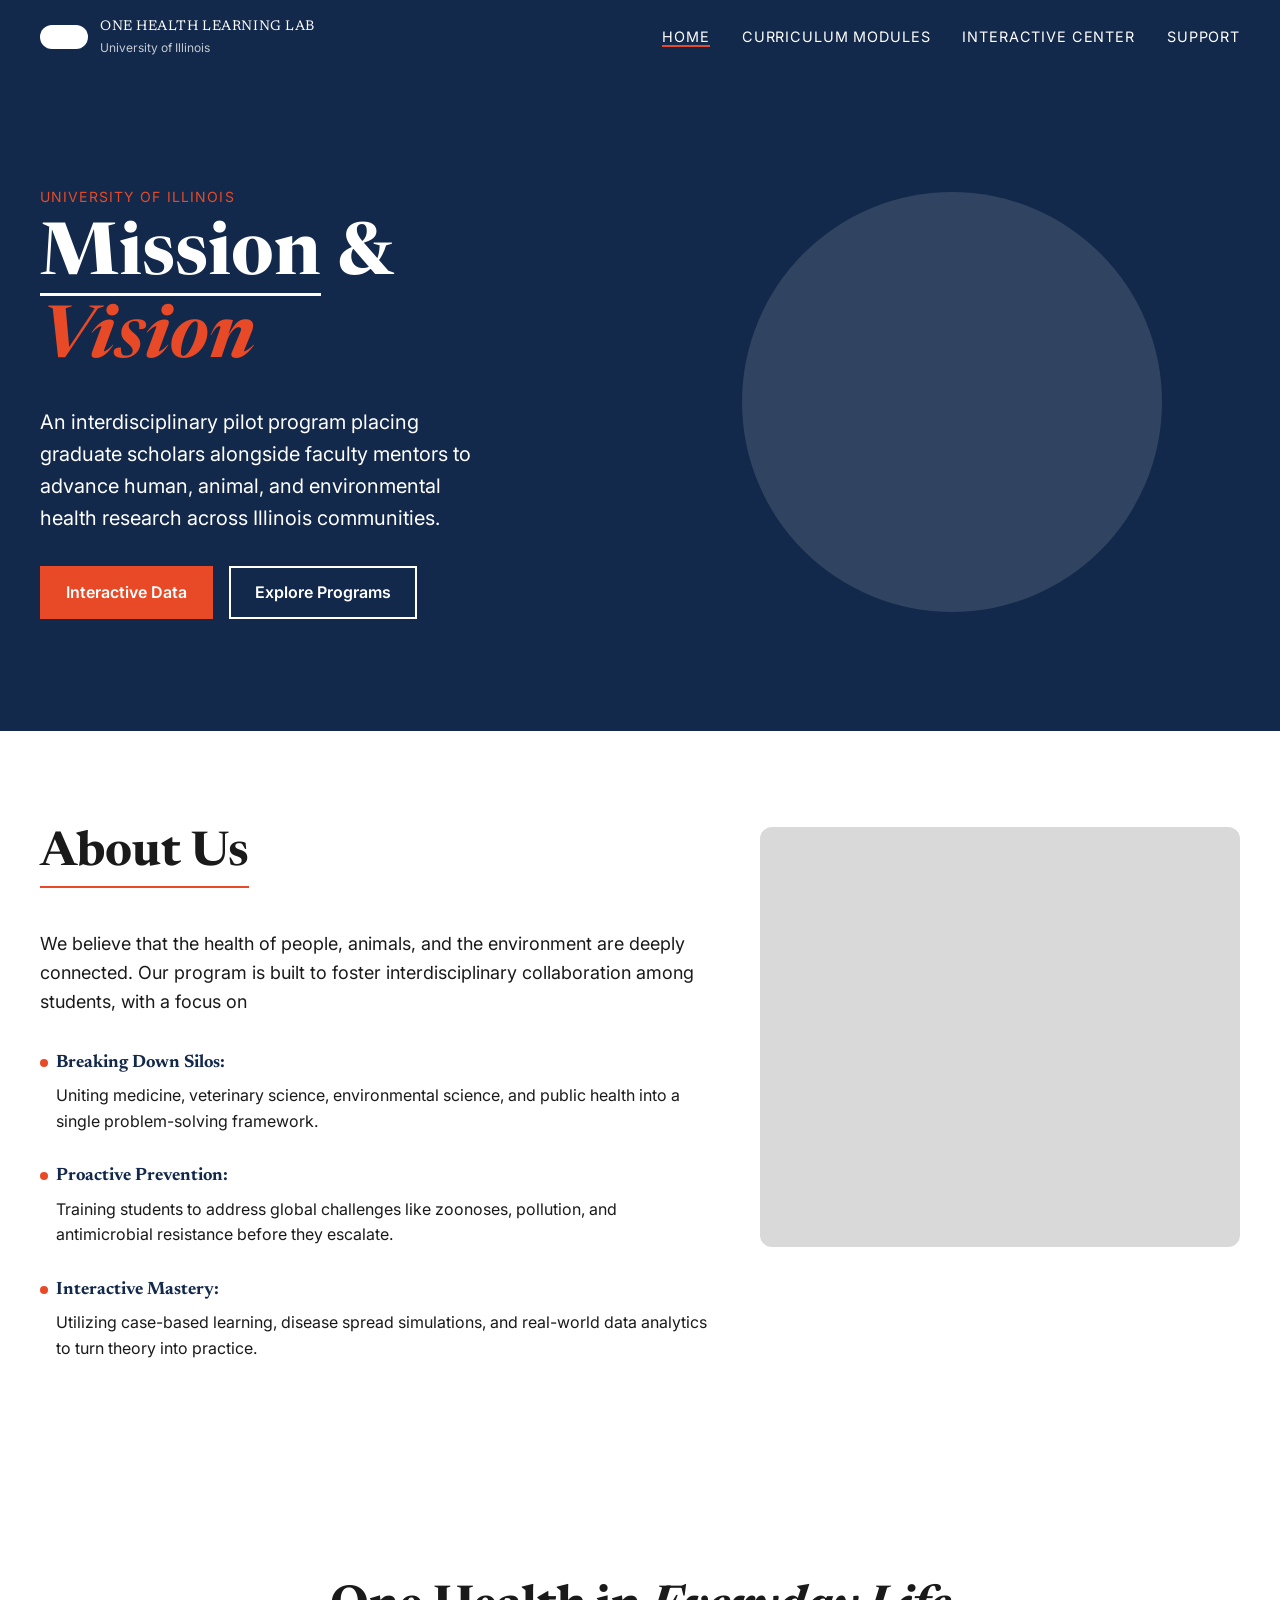
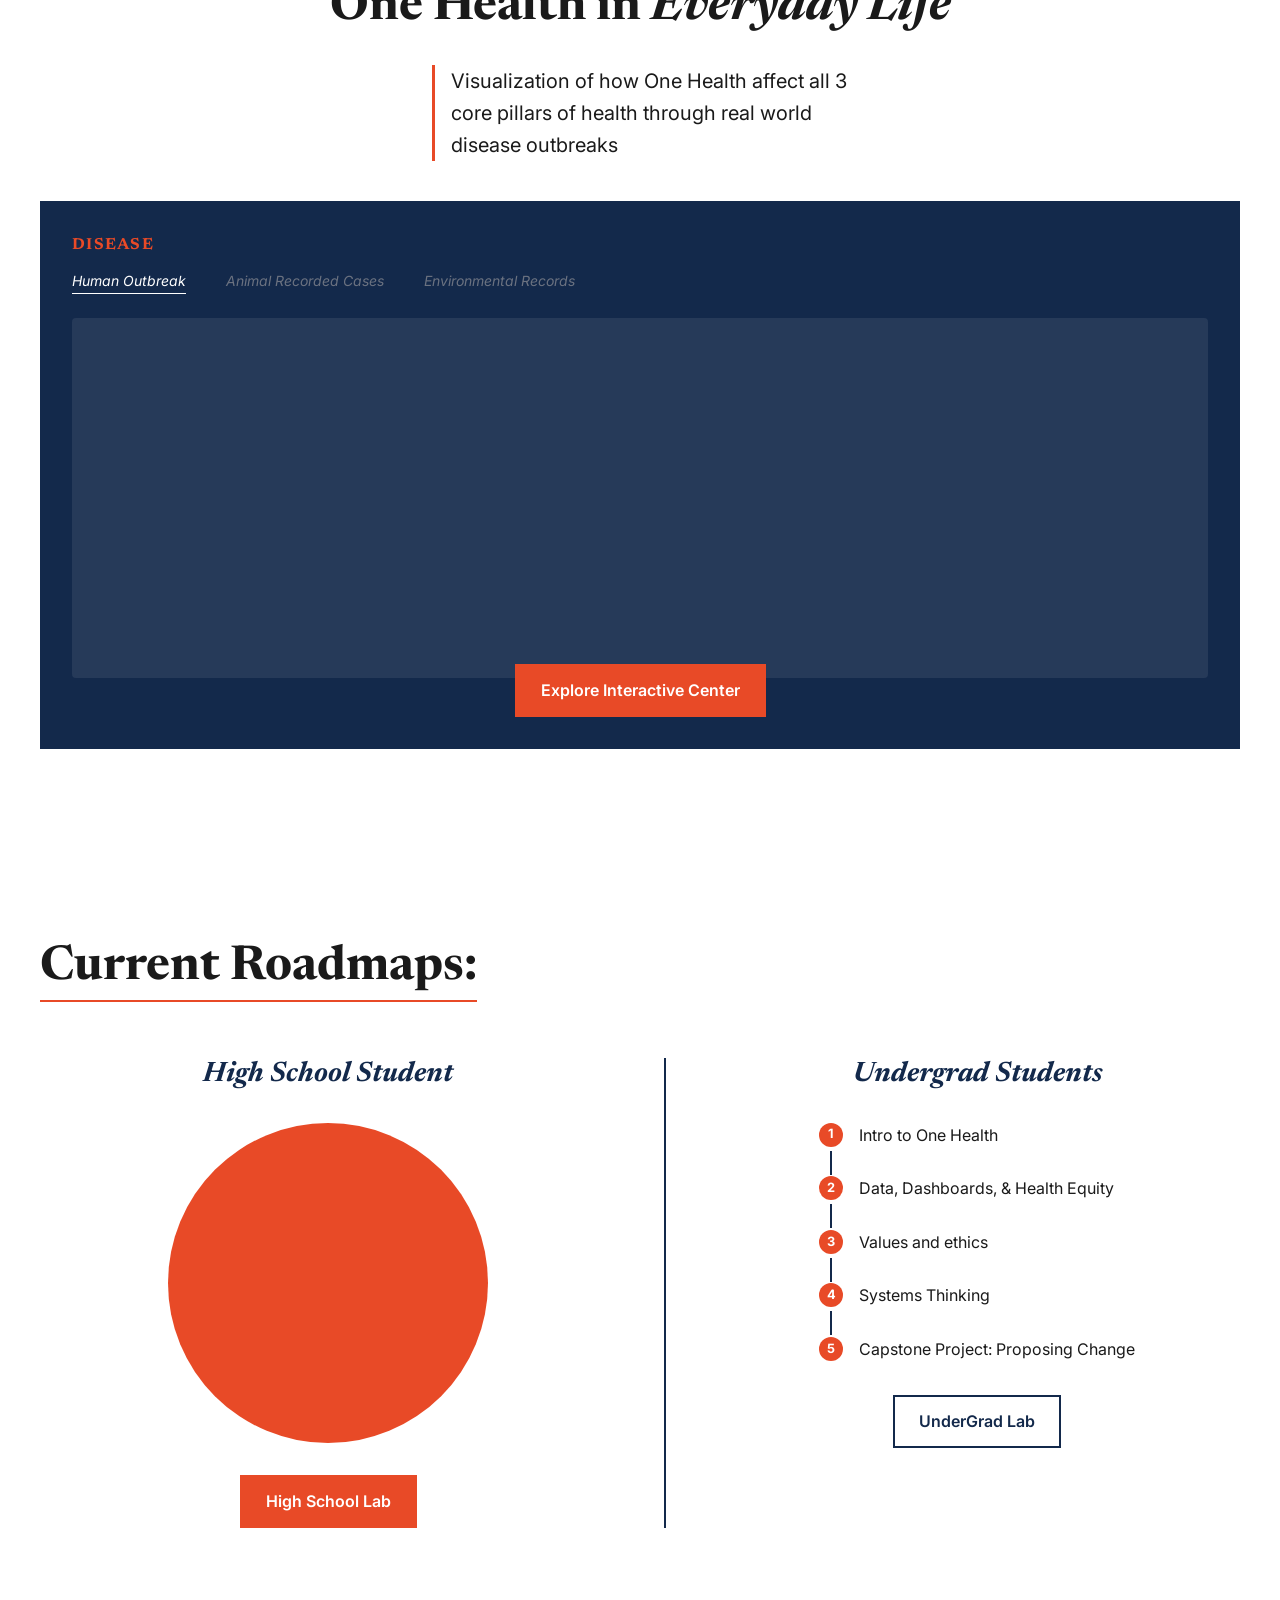
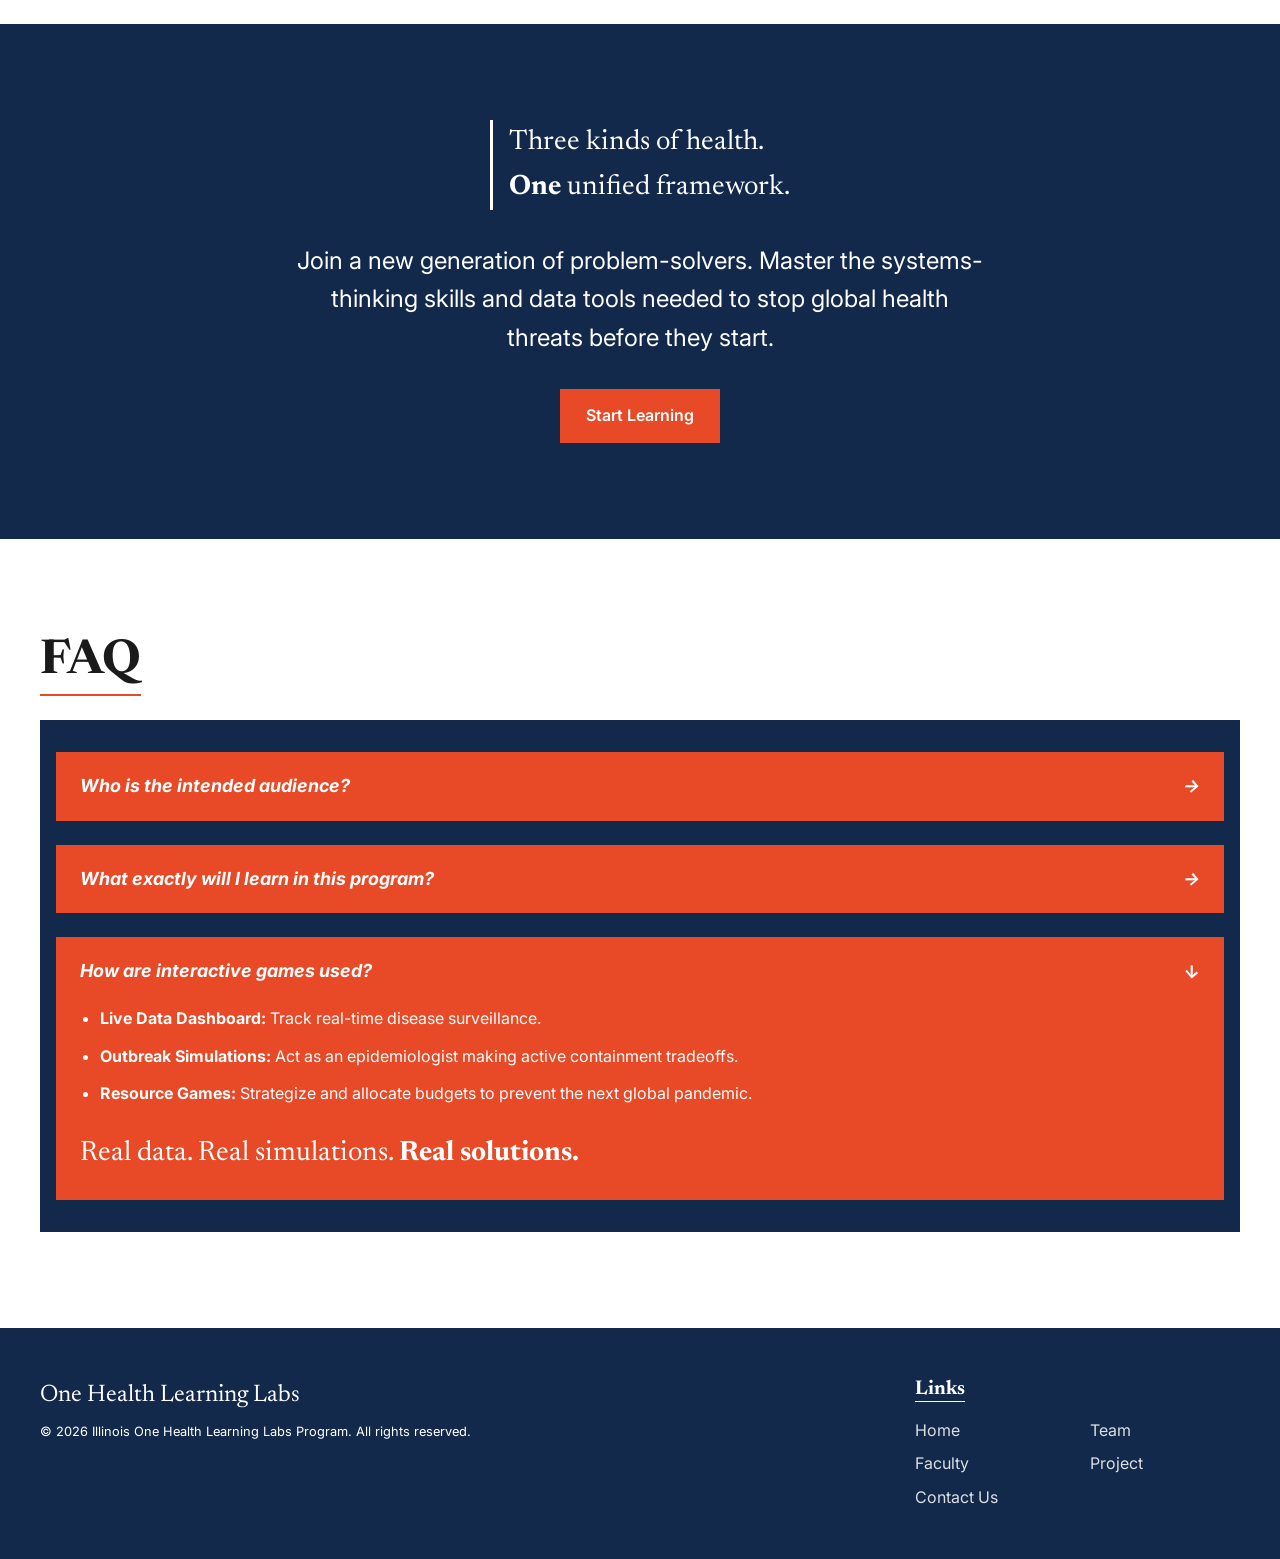
<file: index.html>
<!DOCTYPE html>
<html lang="en">
<head>
  <meta charset="UTF-8">
  <meta name="viewport" content="width=device-width, initial-scale=1.0">
  <title>One Health Learning Lab | University of Illinois</title>
  <meta name="description" content="An interdisciplinary program teaching K-12 and undergraduate students how human, animal, and environmental health connect.">

  <link rel="icon" href="favicon.svg" type="image/svg+xml">

  <!-- Fonts: Newsreader (headings) + Inter (body) — see README > Design Tokens -->
  <link rel="preconnect" href="https://fonts.googleapis.com">
  <link rel="preconnect" href="https://fonts.gstatic.com" crossorigin>
  <link href="https://fonts.googleapis.com/css2?family=Inter:ital,wght@0,400;0,500;0,600;0,700;1,400&family=Newsreader:ital,wght@0,400;0,600;0,700;1,400;1,600&display=swap" rel="stylesheet">

  <link rel="stylesheet" href="css/tokens.css">
  <link rel="stylesheet" href="css/styles.css">
</head>
<body>

  <!-- Lets keyboard/screen-reader users jump past the nav (a11y checklist) -->
  <a class="skip-link" href="#main">Skip to main content</a>

  <!-- ============================================================
       SITE HEADER / NAV  (shared across all 4 pages)
       ============================================================ -->
  <header class="site-header">
    <div class="container site-header__inner">

      <a class="brand" href="index.html">
        <!-- TODO: replace with real logo from assets/icons/ once provided -->
        <span class="brand__mark" aria-hidden="true"></span>
        <span class="brand__text">
          <span class="brand__name">One Health Learning Lab</span>
          <span class="brand__org">University of Illinois</span>
        </span>
      </a>

      <button class="nav-toggle" type="button" aria-expanded="false" aria-controls="primary-nav">
        <span class="nav-toggle__bar" aria-hidden="true"></span>
        <span class="sr-only">Menu</span>
      </button>

      <nav class="primary-nav" id="primary-nav" aria-label="Primary">
        <ul class="primary-nav__list">
          <li><a href="index.html" aria-current="page">Home</a></li>
          <li><a href="curriculum.html">Curriculum Modules</a></li>
          <li><a href="interactive-center.html">Interactive Center</a></li>
          <li><a href="support.html">Support</a></li>
        </ul>
      </nav>

    </div>
  </header>

  <main id="main">

    <!-- ============================================================
         1. HERO — "Mission & Vision"
         ============================================================ -->
    <section class="hero section--dark" id="hero">
      <div class="container hero__inner">

        <div class="hero__content">
          <p class="eyebrow">University of Illinois</p>
          <h1 class="hero__title">
            <span class="hero__title-underline">Mission</span> &amp;
            <em class="hero__title-accent">Vision</em>
          </h1>
          <p class="hero__lede">
            An interdisciplinary pilot program placing graduate scholars alongside
            faculty mentors to advance human, animal, and environmental health
            research across Illinois communities.
          </p>
          <div class="button-row">
            <a class="btn btn--accent" href="interactive-center.html">Interactive Data</a>
            <a class="btn btn--outline-light" href="curriculum.html">Explore Programs</a>
          </div>
        </div>

        <!-- Decorative shape in the wireframe; swap for real imagery when available -->
        <div class="hero__visual" aria-hidden="true">
          <div class="hero__circle"></div>
        </div>

      </div>
    </section>

    <!-- ============================================================
         2. ABOUT US
         ============================================================ -->
    <section class="section about" id="about">
      <div class="container about__inner">

        <div class="about__content">
          <h2 class="section-title">About Us</h2>
          <p class="about__lede">
            We believe that the health of people, animals, and the environment are
            deeply connected. Our program is built to foster interdisciplinary
            collaboration among students, with a focus on
          </p>

          <dl class="pillar-list">
            <div class="pillar">
              <dt class="pillar__term">Breaking Down Silos:</dt>
              <dd class="pillar__desc">
                Uniting medicine, veterinary science, environmental science, and
                public health into a single problem-solving framework.
              </dd>
            </div>
            <div class="pillar">
              <dt class="pillar__term">Proactive Prevention:</dt>
              <dd class="pillar__desc">
                Training students to address global challenges like zoonoses,
                pollution, and antimicrobial resistance before they escalate.
              </dd>
            </div>
            <div class="pillar">
              <dt class="pillar__term">Interactive Mastery:</dt>
              <dd class="pillar__desc">
                Utilizing case-based learning, disease spread simulations, and
                real-world data analytics to turn theory into practice.
              </dd>
            </div>
          </dl>
        </div>

        <!-- TODO: replace placeholder with real photo -> assets/images/ -->
        <div class="about__visual media-placeholder" role="img"
             aria-label="Placeholder for program photography">
        </div>

      </div>
    </section>

    <!-- ============================================================
         3. ONE HEALTH IN EVERYDAY LIFE — dashboard teaser
         Links out to the full Interactive Center page.
         ============================================================ -->
    <section class="section everyday" id="everyday-life">
      <div class="container">

        <header class="everyday__header">
          <h2 class="section-title section-title--center">
            One Health in <em>Everyday Life</em>
          </h2>
          <p class="everyday__lede">
            Visualization of how One Health affect all 3 core pillars of health
            through real world disease outbreaks
          </p>
        </header>

        <!-- Static teaser only. The live/interactive version lives on
             interactive-center.html — this is a preview that links there. -->
        <div class="dashboard-teaser">
          <p class="dashboard-teaser__label">Disease</p>

          <ul class="dashboard-teaser__tabs">
            <li class="is-active">Human Outbreak</li>
            <li>Animal Recorded Cases</li>
            <li>Environmental Records</li>
          </ul>

          <!-- TODO: swap for the real map/data visual -->
          <div class="dashboard-teaser__figure media-placeholder media-placeholder--dark"
               role="img" aria-label="Placeholder for the One Health data map">
          </div>

          <a class="btn btn--accent dashboard-teaser__cta" href="interactive-center.html">
            Explore Interactive Center
          </a>
        </div>

      </div>
    </section>

    <!-- ============================================================
         4. CURRENT ROADMAPS — K-12 vs Undergrad teaser
         Full detail lives on curriculum.html; this is the comparison preview.
         ============================================================ -->
    <section class="section roadmaps" id="roadmaps">
      <div class="container">

        <h2 class="section-title">Current Roadmaps:</h2>

        <div class="roadmaps__grid">

          <!-- ---- High School track ---- -->
          <article class="roadmap" aria-labelledby="roadmap-hs-title">
            <h3 class="roadmap__title" id="roadmap-hs-title">High School Student</h3>

            <!-- NOTE: the wireframe shows a placeholder here, not real steps —
                 the high school roadmap content hasn't been designed yet.
                 Mirror the undergrad <ol> structure below once it exists. -->
            <div class="roadmap__placeholder media-placeholder media-placeholder--accent"
                 role="img" aria-label="High school roadmap — coming soon">
            </div>

            <a class="btn btn--accent" href="curriculum.html#high-school-lab">
              High School Lab
            </a>
          </article>

          <!-- ---- Undergraduate track ---- -->
          <article class="roadmap" aria-labelledby="roadmap-ug-title">
            <h3 class="roadmap__title" id="roadmap-ug-title">Undergrad Students</h3>

            <ol class="roadmap__steps">
              <li class="roadmap__step">Intro to One Health</li>
              <li class="roadmap__step">Data, Dashboards, &amp; Health Equity</li>
              <li class="roadmap__step">Values and ethics</li>
              <li class="roadmap__step">Systems Thinking</li>
              <li class="roadmap__step">Capstone Project: Proposing Change</li>
            </ol>

            <a class="btn btn--outline-dark" href="curriculum.html#undergrad-lab">
              UnderGrad Lab
            </a>
          </article>

        </div>
      </div>
    </section>

    <!-- ============================================================
         5. CTA BAND
         ============================================================ -->
    <section class="section section--dark cta-band" id="start-learning">
      <div class="container cta-band__inner">

        <p class="cta-band__kicker">
          Three kinds of health.<br>
          <strong>One</strong> unified framework.
        </p>

        <p class="cta-band__lede">
          Join a new generation of problem-solvers. Master the systems-thinking
          skills and data tools needed to stop global health threats before they start.
        </p>

        <!-- Deliberately points at the curriculum, not a sign-up form: users
             should see what the program involves before registering. -->
        <a class="btn btn--accent" href="curriculum.html">Start Learning</a>

      </div>
    </section>

    <!-- ============================================================
         6. FAQ
         <details>/<summary> gives us a keyboard-accessible accordion
         with zero JavaScript.
         ============================================================ -->
    <section class="section faq" id="faq">
      <div class="container">

        <h2 class="section-title">FAQ</h2>

        <div class="faq__list">

          <details class="faq__item">
            <summary class="faq__question">Who is the intended audience?</summary>
            <div class="faq__answer">
              <!-- TODO: real answer copy pending -> docs/content/ -->
              <p>
                High school and undergraduate students interested in how human,
                animal, and environmental health connect — plus the educators and
                mentors supporting them.
              </p>
            </div>
          </details>

          <details class="faq__item">
            <summary class="faq__question">What exactly will I learn in this program?</summary>
            <div class="faq__answer">
              <!-- TODO: real answer copy pending -> docs/content/ -->
              <p>
                See the <a href="curriculum.html">Curriculum Modules</a> page for the
                full roadmap of each track.
              </p>
            </div>
          </details>

          <details class="faq__item" open>
            <summary class="faq__question">How are interactive games used?</summary>
            <div class="faq__answer">
              <ul class="faq__bullets">
                <li>
                  <strong>Live Data Dashboard:</strong>
                  Track real-time disease surveillance.
                </li>
                <li>
                  <strong>Outbreak Simulations:</strong>
                  Act as an epidemiologist making active containment tradeoffs.
                </li>
                <li>
                  <strong>Resource Games:</strong>
                  Strategize and allocate budgets to prevent the next global pandemic.
                </li>
              </ul>
              <p class="faq__flourish">
                Real data. Real simulations. <strong>Real solutions.</strong>
              </p>
            </div>
          </details>

        </div>
      </div>
    </section>

  </main>

  <!-- ============================================================
       SITE FOOTER  (shared across all 4 pages)
       ============================================================ -->
  <footer class="site-footer section--dark">
    <div class="container site-footer__inner">

      <div class="site-footer__brand">
        <p class="site-footer__name">One Health Learning Labs</p>
        <p class="site-footer__legal">
          &copy; 2026 Illinois One Health Learning Labs Program. All rights reserved.
        </p>
      </div>

      <!-- TODO: replace with real social icons -> assets/icons/ -->
      <ul class="site-footer__social" aria-label="Social media">
        <li><a href="#" class="media-placeholder media-placeholder--small"><span class="sr-only">Social link 1</span></a></li>
        <li><a href="#" class="media-placeholder media-placeholder--small"><span class="sr-only">Social link 2</span></a></li>
        <li><a href="#" class="media-placeholder media-placeholder--small"><span class="sr-only">Social link 3</span></a></li>
      </ul>

      <nav class="site-footer__links" aria-label="Footer">
        <h2 class="site-footer__links-title">Links</h2>
        <!-- Team / Faculty / Project don't exist on this site, so they point at
             the live One Health Scholars site. Home and Contact Us stay internal
             — we have our own versions of both. -->
        <ul>
          <li><a href="index.html">Home</a></li>
          <li><a href="https://gihri.github.io/one-health-scholars/team.html">Team</a></li>
          <li><a href="https://gihri.github.io/one-health-scholars/faculty.html">Faculty</a></li>
          <li><a href="https://gihri.github.io/one-health-scholars/project.html">Project</a></li>
          <li><a href="support.html">Contact Us</a></li>
        </ul>
      </nav>

    </div>
  </footer>

  <script src="js/main.js"></script>
</body>
</html>
</file>
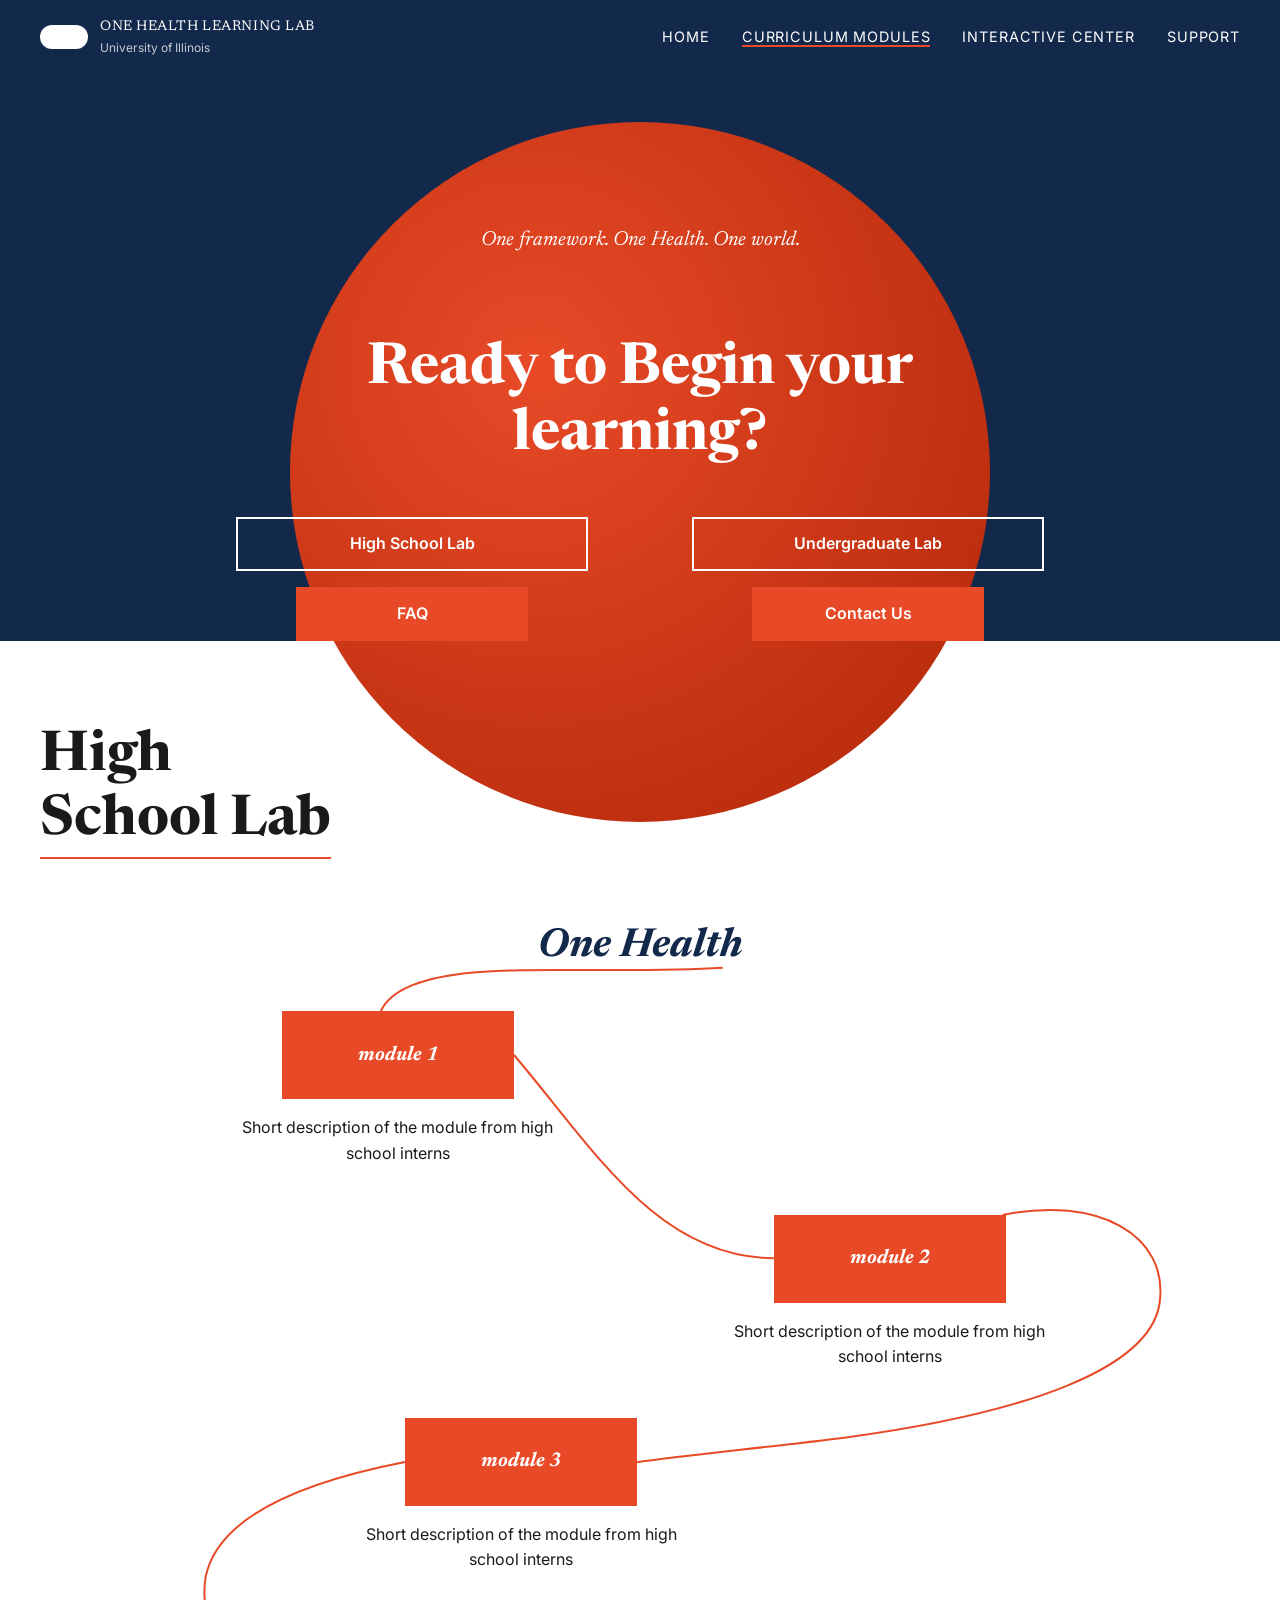
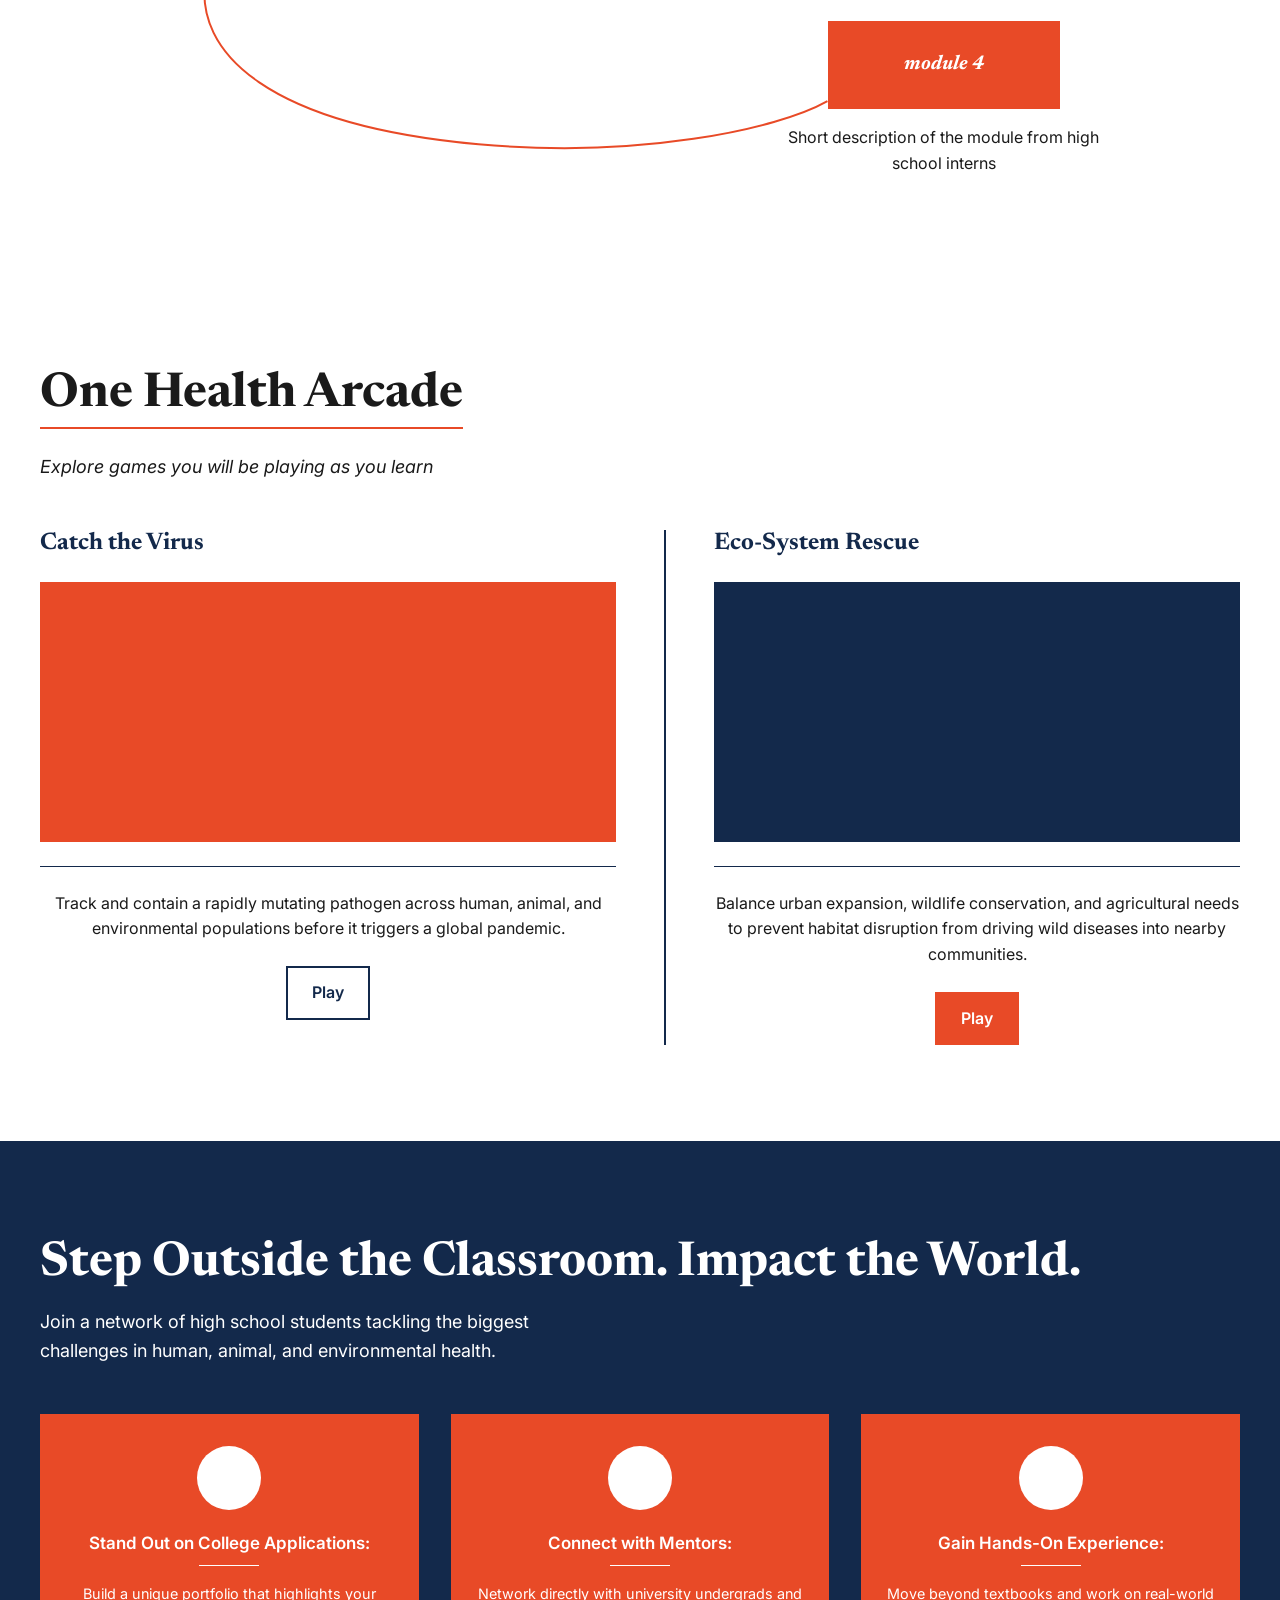
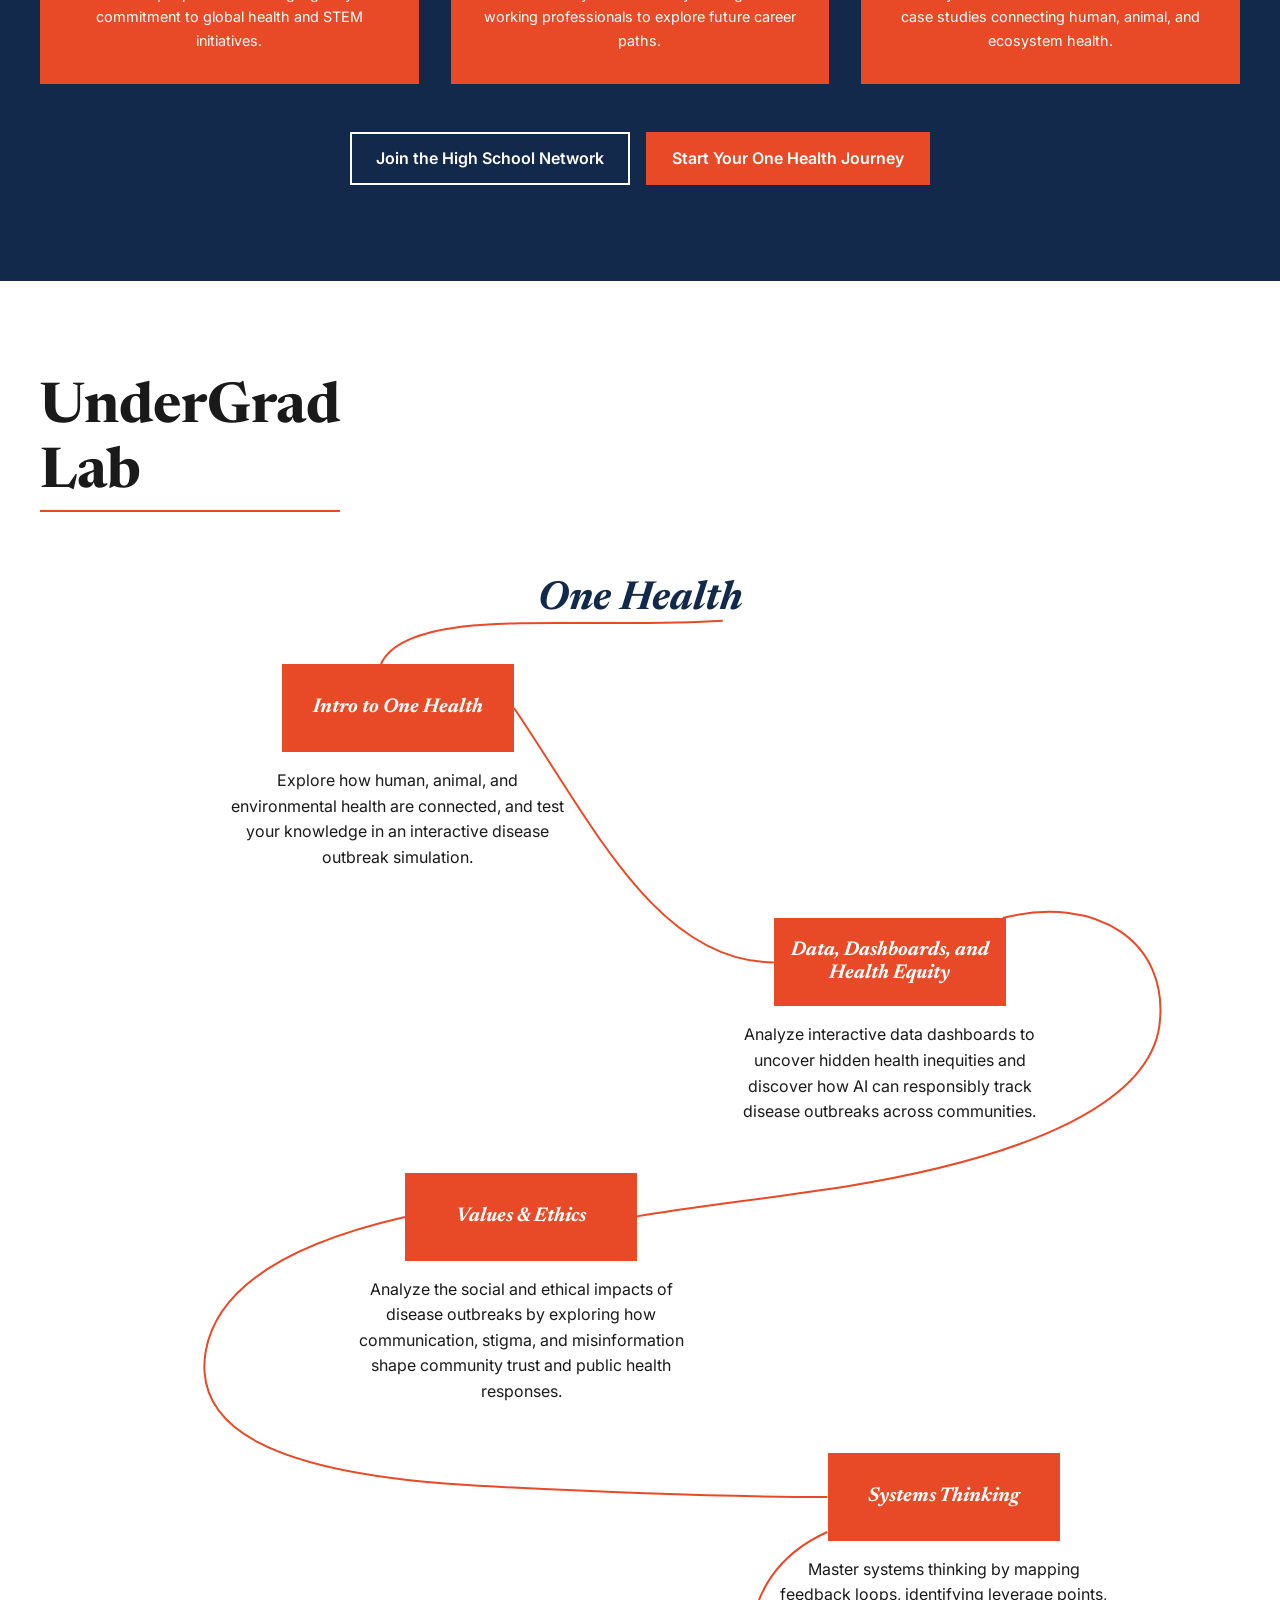
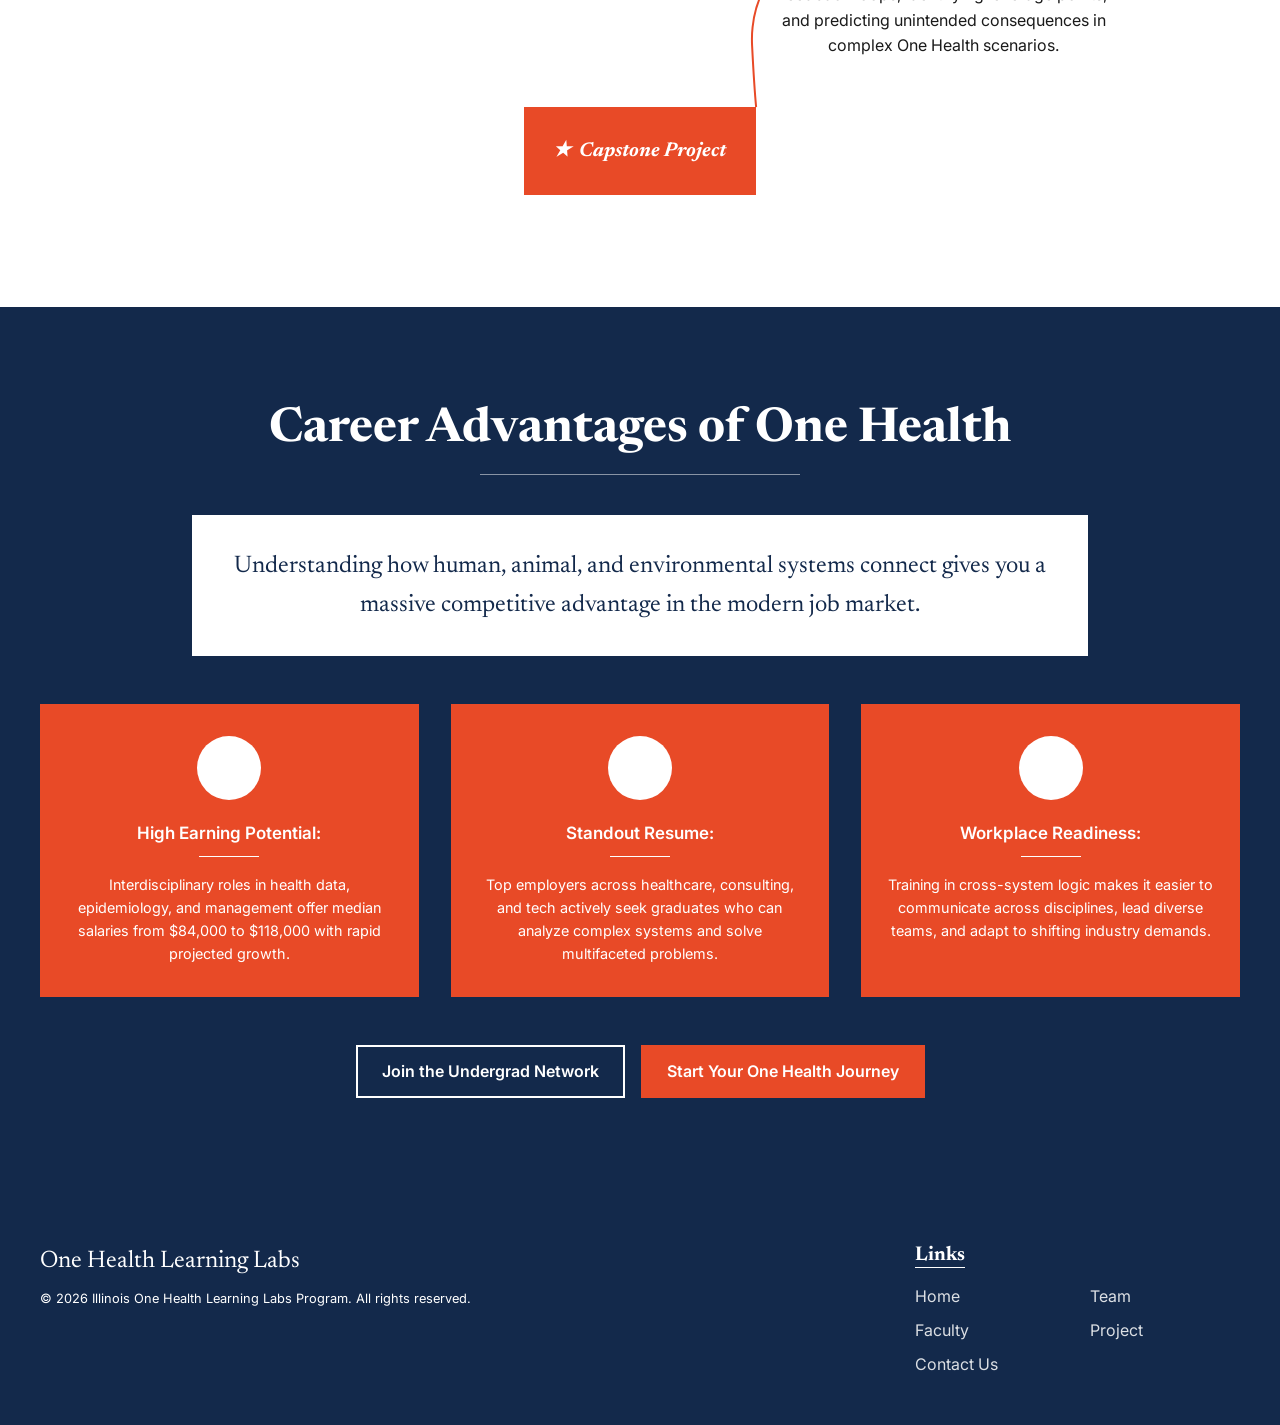
<file: curriculum.html>
<!DOCTYPE html>
<html lang="en">
<head>
  <meta charset="UTF-8">
  <meta name="viewport" content="width=device-width, initial-scale=1.0">
  <title>Curriculum Modules | One Health Learning Lab</title>
  <meta name="description" content="Explore the High School Lab and Undergraduate Lab learning roadmaps for the One Health program at the University of Illinois.">

  <link rel="icon" href="favicon.svg" type="image/svg+xml">

  <!-- Fonts: Newsreader (headings) + Inter (body) — see README > Design Tokens -->
  <link rel="preconnect" href="https://fonts.googleapis.com">
  <link rel="preconnect" href="https://fonts.gstatic.com" crossorigin>
  <link href="https://fonts.googleapis.com/css2?family=Inter:ital,wght@0,400;0,500;0,600;0,700;1,400&family=Newsreader:ital,wght@0,400;0,600;0,700;1,400;1,600&display=swap" rel="stylesheet">

  <link rel="stylesheet" href="css/tokens.css">
  <link rel="stylesheet" href="css/styles.css">
</head>
<body>

  <a class="skip-link" href="#main">Skip to main content</a>

  <!-- ============================================================
       SITE HEADER / NAV  (identical across all 4 pages —
       only aria-current changes)
       ============================================================ -->
  <header class="site-header">
    <div class="container site-header__inner">

      <a class="brand" href="index.html">
        <!-- TODO: replace with real logo from assets/icons/ once provided -->
        <span class="brand__mark" aria-hidden="true"></span>
        <span class="brand__text">
          <span class="brand__name">One Health Learning Lab</span>
          <span class="brand__org">University of Illinois</span>
        </span>
      </a>

      <button class="nav-toggle" type="button" aria-expanded="false" aria-controls="primary-nav">
        <span class="nav-toggle__bar" aria-hidden="true"></span>
        <span class="sr-only">Menu</span>
      </button>

      <nav class="primary-nav" id="primary-nav" aria-label="Primary">
        <ul class="primary-nav__list">
          <li><a href="index.html">Home</a></li>
          <li><a href="curriculum.html" aria-current="page">Curriculum Modules</a></li>
          <li><a href="interactive-center.html">Interactive Center</a></li>
          <li><a href="support.html">Support</a></li>
        </ul>
      </nav>

    </div>
  </header>

  <main id="main">

    <!-- ============================================================
         1. HERO — "Ready to Begin your learning?"
         Doubles as quick-nav into the two lab sections below.
         ============================================================ -->
    <section class="curriculum-hero section--dark" id="hero">

      <!-- Orange sphere. Sits behind the text and deliberately spills past the
           bottom of the navy band into the section below. -->
      <div class="curriculum-hero__circle" aria-hidden="true"></div>

      <div class="container">
        <div class="curriculum-hero__content">
          <p class="curriculum-hero__kicker">One framework. One Health. One world.</p>
          <h1 class="curriculum-hero__title">Ready to Begin your learning?</h1>

          <div class="curriculum-hero__actions">
            <a class="btn btn--outline-light" href="#high-school-lab">High School Lab</a>
            <a class="btn btn--outline-light" href="#undergrad-lab">Undergraduate Lab</a>
            <!-- FAQ lives on the Home page; Contact lives on Support -->
            <a class="btn btn--accent" href="index.html#faq">FAQ</a>
            <a class="btn btn--accent" href="support.html">Contact Us</a>
          </div>
        </div>

      </div>
    </section>

    <!-- ============================================================
         2. HIGH SCHOOL LAB — module roadmap
         ============================================================ -->
    <section class="section lab" id="high-school-lab">
      <div class="container">

        <h2 class="section-title lab__title">High<br>School Lab</h2>

        <p class="lab__script" aria-hidden="true">One Health</p>

        <!-- NOTE: module titles and descriptions are placeholders — the high
             school roadmap content hasn't been supplied yet (README > Still open).
             Structure mirrors the Undergrad Lab below, so swapping in real copy
             is a text-only change. -->
        <!-- Each module sits at one of four designed horizontal positions
             (.module--pos-N, measured from the Figma frame), with its
             description centred beneath the box.

             The .module__link SVGs are the connectors. Each one is shaped for
             its specific segment — segment 2 makes the wide loop out to the
             right, segment 3 dips left before crossing — so they are NOT
             interchangeable. They are decorative (the <ol> already conveys
             order to assistive tech), hence aria-hidden. The final module in
             a track has no connector. -->
        <ol class="module-track">
          <li class="module module--pos-1">
            <h3 class="module__name">module 1</h3>
            <p class="module__desc">Short description of the module from high school interns</p>
            <!-- seg-0: the swash flowing from the "One Health" script above
                 down onto this box's top edge, as in the Figma -->
            <svg class="module__link module__link--seg-0" viewBox="0 0 100 100"
                 preserveAspectRatio="none" aria-hidden="true" focusable="false">
              <path d="M100,10 C72,22 42,6 24,22 C8,36 2,68 0,100" />
            </svg>
            <svg class="module__link module__link--seg-1" viewBox="0 0 100 100"
                 preserveAspectRatio="none" aria-hidden="true" focusable="false">
              <path d="M0,0 C30,45 55,100 100,100" />
            </svg>
          </li>
          <li class="module module--pos-2">
            <h3 class="module__name">module 2</h3>
            <p class="module__desc">Short description of the module from high school interns</p>
            <svg class="module__link module__link--seg-2" viewBox="0 0 100 100"
                 preserveAspectRatio="none" aria-hidden="true" focusable="false">
              <path d="M70,0 C88,-8 102,8 100,36 C98,62 75,80 40,90 C25,94 10,97 0,100" />
            </svg>
          </li>
          <li class="module module--pos-3">
            <h3 class="module__name">module 3</h3>
            <p class="module__desc">Short description of the module from high school interns</p>
            <svg class="module__link module__link--seg-3" viewBox="0 0 100 100"
                 preserveAspectRatio="none" aria-hidden="true" focusable="false">
              <path d="M33.4,0 C18,8 4,22 2,48 C0,80 12,110 45,118 C70,124 92,112 100,100" />
            </svg>
          </li>
          <li class="module module--pos-4">
            <h3 class="module__name">module 4</h3>
            <p class="module__desc">Short description of the module from high school interns</p>
          </li>
        </ol>

      </div>
    </section>

    <!-- ============================================================
         3. ONE HEALTH ARCADE
         Intentionally duplicated on interactive-center.html, which
         gathers every interactive section in one place.
         ============================================================ -->
    <section class="section arcade" id="arcade">
      <div class="container">

        <h2 class="section-title">One Health Arcade</h2>
        <p class="arcade__lede">Explore games you will be playing as you learn</p>

        <div class="arcade__grid">

          <article class="game">
            <h3 class="game__title">Catch the Virus</h3>
            <!-- TODO: replace with real game screenshot -> assets/images/ -->
            <div class="game__figure media-placeholder media-placeholder--accent"
                 role="img" aria-label="Placeholder for the Catch the Virus game screenshot">
            </div>
            <p class="game__desc">
              Track and contain a rapidly mutating pathogen across human, animal,
              and environmental populations before it triggers a global pandemic.
            </p>
            <!-- TODO: games don't exist yet — destination unresolved -->
            <a class="btn btn--outline-dark" href="#">Play</a>
          </article>

          <article class="game">
            <h3 class="game__title">Eco-System Rescue</h3>
            <!-- TODO: replace with real game screenshot -> assets/images/ -->
            <div class="game__figure media-placeholder media-placeholder--navy"
                 role="img" aria-label="Placeholder for the Eco-System Rescue game screenshot">
            </div>
            <p class="game__desc">
              Balance urban expansion, wildlife conservation, and agricultural needs
              to prevent habitat disruption from driving wild diseases into nearby
              communities.
            </p>
            <!-- TODO: games don't exist yet — destination unresolved -->
            <a class="btn btn--accent" href="#">Play</a>
          </article>

        </div>
      </div>
    </section>

    <!-- ============================================================
         4. CTA BAND — closes out the High School track
         ============================================================ -->
    <section class="section section--dark benefits" id="high-school-cta">
      <div class="container">

        <h2 class="benefits__title">
          Step Outside the Classroom. Impact the <strong>World.</strong>
        </h2>
        <p class="benefits__lede">
          Join a network of high school students tackling the biggest challenges in
          human, animal, and environmental health.
        </p>

        <ul class="benefit-cards">
          <li class="benefit-card">
            <!-- TODO: replace with real icon -> assets/icons/ -->
            <span class="benefit-card__icon" aria-hidden="true"></span>
            <h3 class="benefit-card__title">Stand Out on College Applications:</h3>
            <p class="benefit-card__desc">
              Build a unique portfolio that highlights your commitment to global
              health and STEM initiatives.
            </p>
          </li>
          <li class="benefit-card">
            <span class="benefit-card__icon" aria-hidden="true"></span>
            <h3 class="benefit-card__title">Connect with Mentors:</h3>
            <p class="benefit-card__desc">
              Network directly with university undergrads and working professionals
              to explore future career paths.
            </p>
          </li>
          <li class="benefit-card">
            <span class="benefit-card__icon" aria-hidden="true"></span>
            <h3 class="benefit-card__title">Gain Hands-On Experience:</h3>
            <p class="benefit-card__desc">
              Move beyond textbooks and work on real-world case studies connecting
              human, animal, and ecosystem health.
            </p>
          </li>
        </ul>

        <!-- Both point at this page's content rather than a sign-up form —
             students should see the program before committing. -->
        <div class="button-row button-row--center">
          <a class="btn btn--outline-light" href="#high-school-lab">Join the High School Network</a>
          <a class="btn btn--accent" href="#high-school-lab">Start Your One Health Journey</a>
        </div>

      </div>
    </section>

    <!-- ============================================================
         5. UNDERGRAD LAB — 5-step module roadmap
         ============================================================ -->
    <section class="section lab" id="undergrad-lab">
      <div class="container">

        <h2 class="section-title lab__title">UnderGrad<br>Lab</h2>

        <p class="lab__script" aria-hidden="true">One Health</p>

        <ol class="module-track">
          <li class="module module--pos-1">
            <h3 class="module__name">Intro to One Health</h3>
            <p class="module__desc">
              Explore how human, animal, and environmental health are connected, and
              test your knowledge in an interactive disease outbreak simulation.
            </p>
            <!-- seg-0: the swash flowing from the "One Health" script above
                 down onto this box's top edge, as in the Figma -->
            <svg class="module__link module__link--seg-0" viewBox="0 0 100 100"
                 preserveAspectRatio="none" aria-hidden="true" focusable="false">
              <path d="M100,10 C72,22 42,6 24,22 C8,36 2,68 0,100" />
            </svg>
            <svg class="module__link module__link--seg-1" viewBox="0 0 100 100"
                 preserveAspectRatio="none" aria-hidden="true" focusable="false">
              <path d="M0,0 C30,45 55,100 100,100" />
            </svg>
          </li>
          <li class="module module--pos-2">
            <h3 class="module__name">Data, Dashboards, and Health Equity</h3>
            <p class="module__desc">
              Analyze interactive data dashboards to uncover hidden health inequities
              and discover how AI can responsibly track disease outbreaks across
              communities.
            </p>
            <svg class="module__link module__link--seg-2" viewBox="0 0 100 100"
                 preserveAspectRatio="none" aria-hidden="true" focusable="false">
              <path d="M70,0 C88,-8 102,8 100,36 C98,62 75,80 40,90 C25,94 10,97 0,100" />
            </svg>
          </li>
          <li class="module module--pos-3">
            <h3 class="module__name">Values &amp; Ethics</h3>
            <p class="module__desc">
              Analyze the social and ethical impacts of disease outbreaks by exploring
              how communication, stigma, and misinformation shape community trust and
              public health responses.
            </p>
            <!-- Undergrad variant of seg-3: arrives at Systems Thinking's left
                 edge at MID height with no dip below the box, so it cannot
                 tangle with seg-4, which departs from the box's bottom edge.
                 (The high school seg-3 keeps the deeper Figma dip — its track
                 ends at module 4, so there is no seg-4 to collide with.) -->
            <svg class="module__link module__link--seg-3 module__link--seg-3-mid" viewBox="0 0 100 100"
                 preserveAspectRatio="none" aria-hidden="true" focusable="false">
              <path d="M33.4,0 C18,8 4,22 2,48 C0,75 12,92 45,96 C70,99 90,100 100,100" />
            </svg>
          </li>
          <li class="module module--pos-4">
            <h3 class="module__name">Systems Thinking</h3>
            <p class="module__desc">
              Master systems thinking by mapping feedback loops, identifying leverage
              points, and predicting unintended consequences in complex One Health
              scenarios.
            </p>
            <!-- Departs low on this box's left edge — below seg-3's mid-height
                 arrival, so the two never cross — then bows out past the
                 description's left edge before curling onto the Capstone box. -->
            <svg class="module__link module__link--seg-4" viewBox="0 0 100 100"
                 preserveAspectRatio="none" aria-hidden="true" focusable="false">
              <path d="M100,0 C65,12 42,35 44,65 C45,80 46,92 47,100" />
            </svg>
          </li>
          <li class="module module--pos-5 module--capstone">
            <h3 class="module__name">Capstone Project</h3>
            <!-- TODO: no description in the wireframe — copy pending -->
          </li>
        </ol>

      </div>
    </section>

    <!-- ============================================================
         6. CAREER ADVANTAGES — closes out the Undergrad track
         ============================================================ -->
    <section class="section section--dark benefits" id="career-advantages">
      <div class="container">

        <h2 class="benefits__title benefits__title--serif">
          Career Advantages of One Health
        </h2>
        <hr class="benefits__rule">

        <p class="benefits__quote">
          Understanding how human, animal, and environmental systems connect gives
          you a massive competitive advantage in the modern job market.
        </p>

        <ul class="benefit-cards">
          <li class="benefit-card">
            <!-- TODO: replace with real icon -> assets/icons/ -->
            <span class="benefit-card__icon" aria-hidden="true"></span>
            <h3 class="benefit-card__title">High Earning Potential:</h3>
            <p class="benefit-card__desc">
              Interdisciplinary roles in health data, epidemiology, and management
              offer median salaries from $84,000 to $118,000 with rapid projected
              growth.
            </p>
          </li>
          <li class="benefit-card">
            <span class="benefit-card__icon" aria-hidden="true"></span>
            <h3 class="benefit-card__title">Standout Resume:</h3>
            <p class="benefit-card__desc">
              Top employers across healthcare, consulting, and tech actively seek
              graduates who can analyze complex systems and solve multifaceted
              problems.
            </p>
          </li>
          <li class="benefit-card">
            <span class="benefit-card__icon" aria-hidden="true"></span>
            <h3 class="benefit-card__title">Workplace Readiness:</h3>
            <p class="benefit-card__desc">
              Training in cross-system logic makes it easier to communicate across
              disciplines, lead diverse teams, and adapt to shifting industry
              demands.
            </p>
          </li>
        </ul>

        <div class="button-row button-row--center">
          <a class="btn btn--outline-light" href="#undergrad-lab">Join the Undergrad Network</a>
          <a class="btn btn--accent" href="#undergrad-lab">Start Your One Health Journey</a>
        </div>

      </div>
    </section>

  </main>

  <!-- ============================================================
       SITE FOOTER  (identical across all 4 pages)
       ============================================================ -->
  <footer class="site-footer section--dark">
    <div class="container site-footer__inner">

      <div class="site-footer__brand">
        <p class="site-footer__name">One Health Learning Labs</p>
        <p class="site-footer__legal">
          &copy; 2026 Illinois One Health Learning Labs Program. All rights reserved.
        </p>
      </div>

      <!-- TODO: replace with real social icons -> assets/icons/ -->
      <ul class="site-footer__social" aria-label="Social media">
        <li><a href="#" class="media-placeholder media-placeholder--small"><span class="sr-only">Social link 1</span></a></li>
        <li><a href="#" class="media-placeholder media-placeholder--small"><span class="sr-only">Social link 2</span></a></li>
        <li><a href="#" class="media-placeholder media-placeholder--small"><span class="sr-only">Social link 3</span></a></li>
      </ul>

      <nav class="site-footer__links" aria-label="Footer">
        <h2 class="site-footer__links-title">Links</h2>
        <!-- Team / Faculty / Project don't exist on this site, so they point at
             the live One Health Scholars site. Home and Contact Us stay internal
             — we have our own versions of both. -->
        <ul>
          <li><a href="index.html">Home</a></li>
          <li><a href="https://gihri.github.io/one-health-scholars/team.html">Team</a></li>
          <li><a href="https://gihri.github.io/one-health-scholars/faculty.html">Faculty</a></li>
          <li><a href="https://gihri.github.io/one-health-scholars/project.html">Project</a></li>
          <li><a href="support.html">Contact Us</a></li>
        </ul>
      </nav>

    </div>
  </footer>

  <script src="js/main.js"></script>
</body>
</html>
</file>
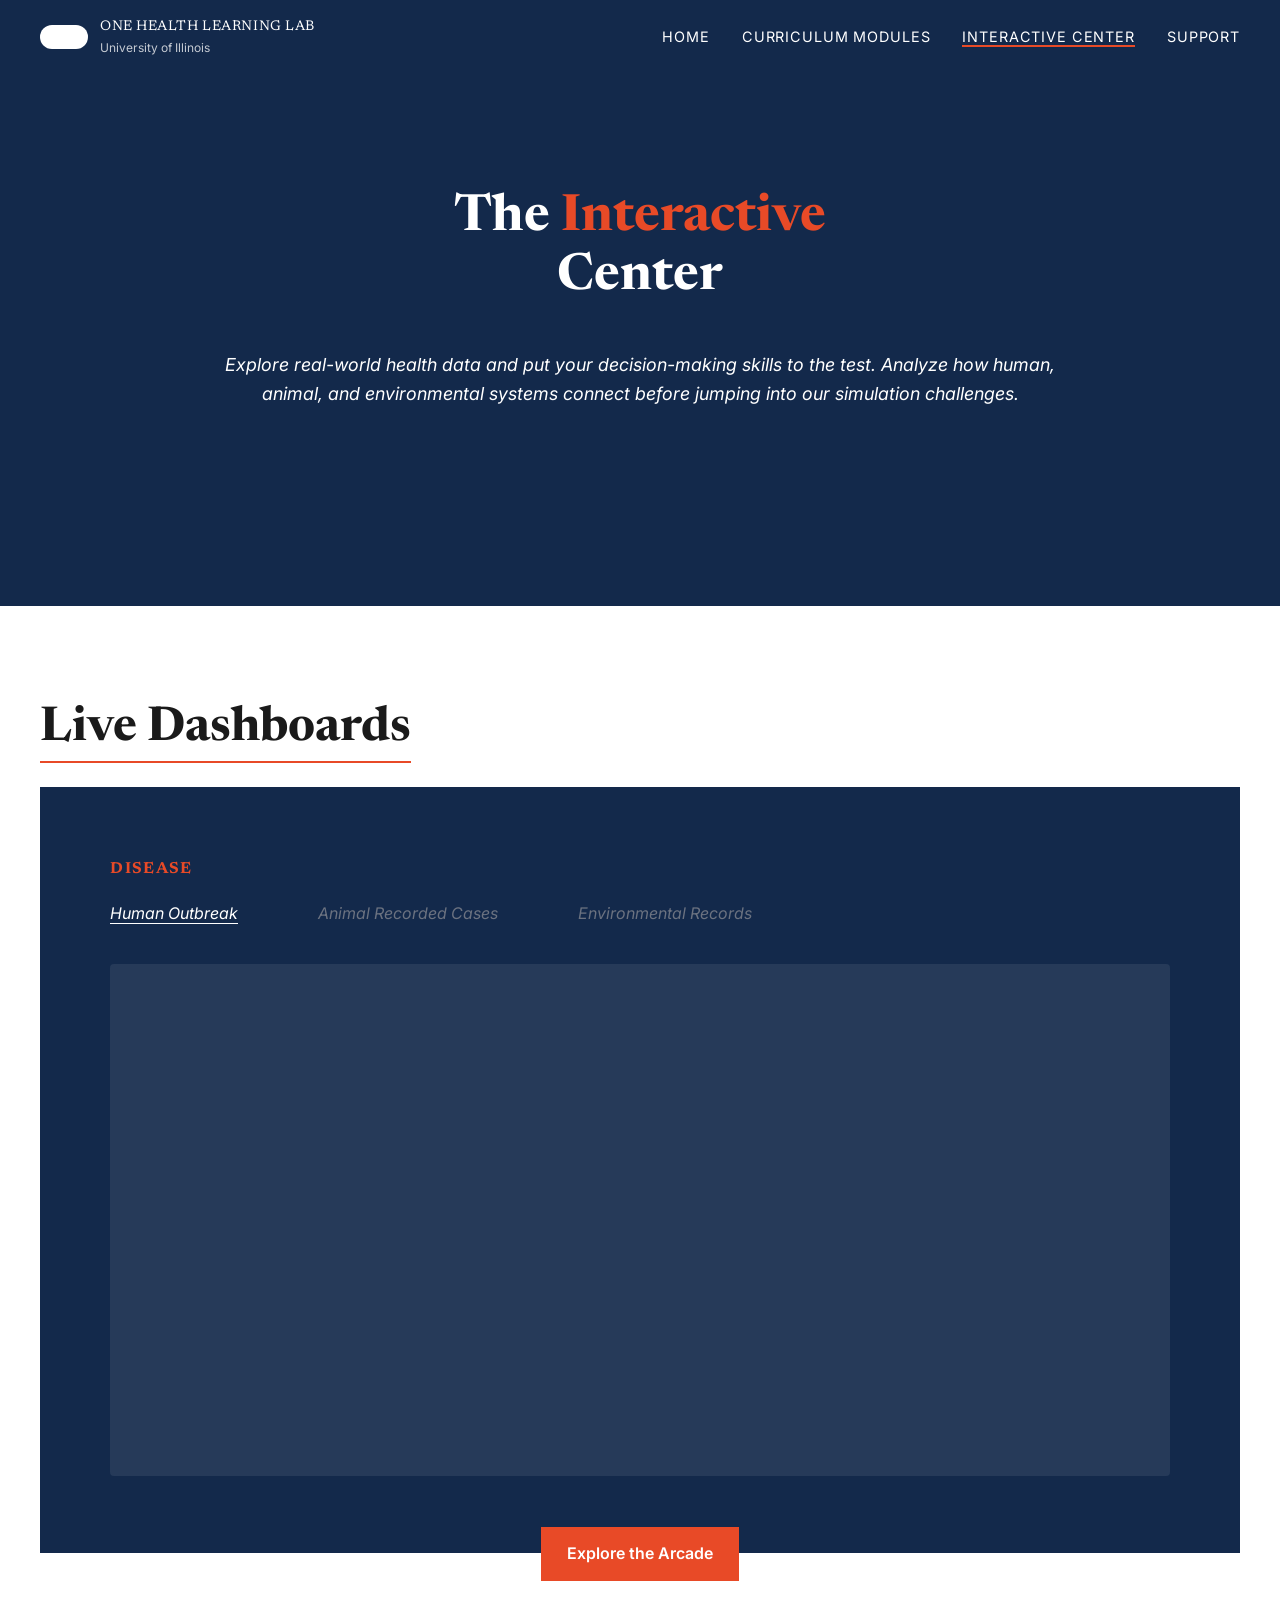
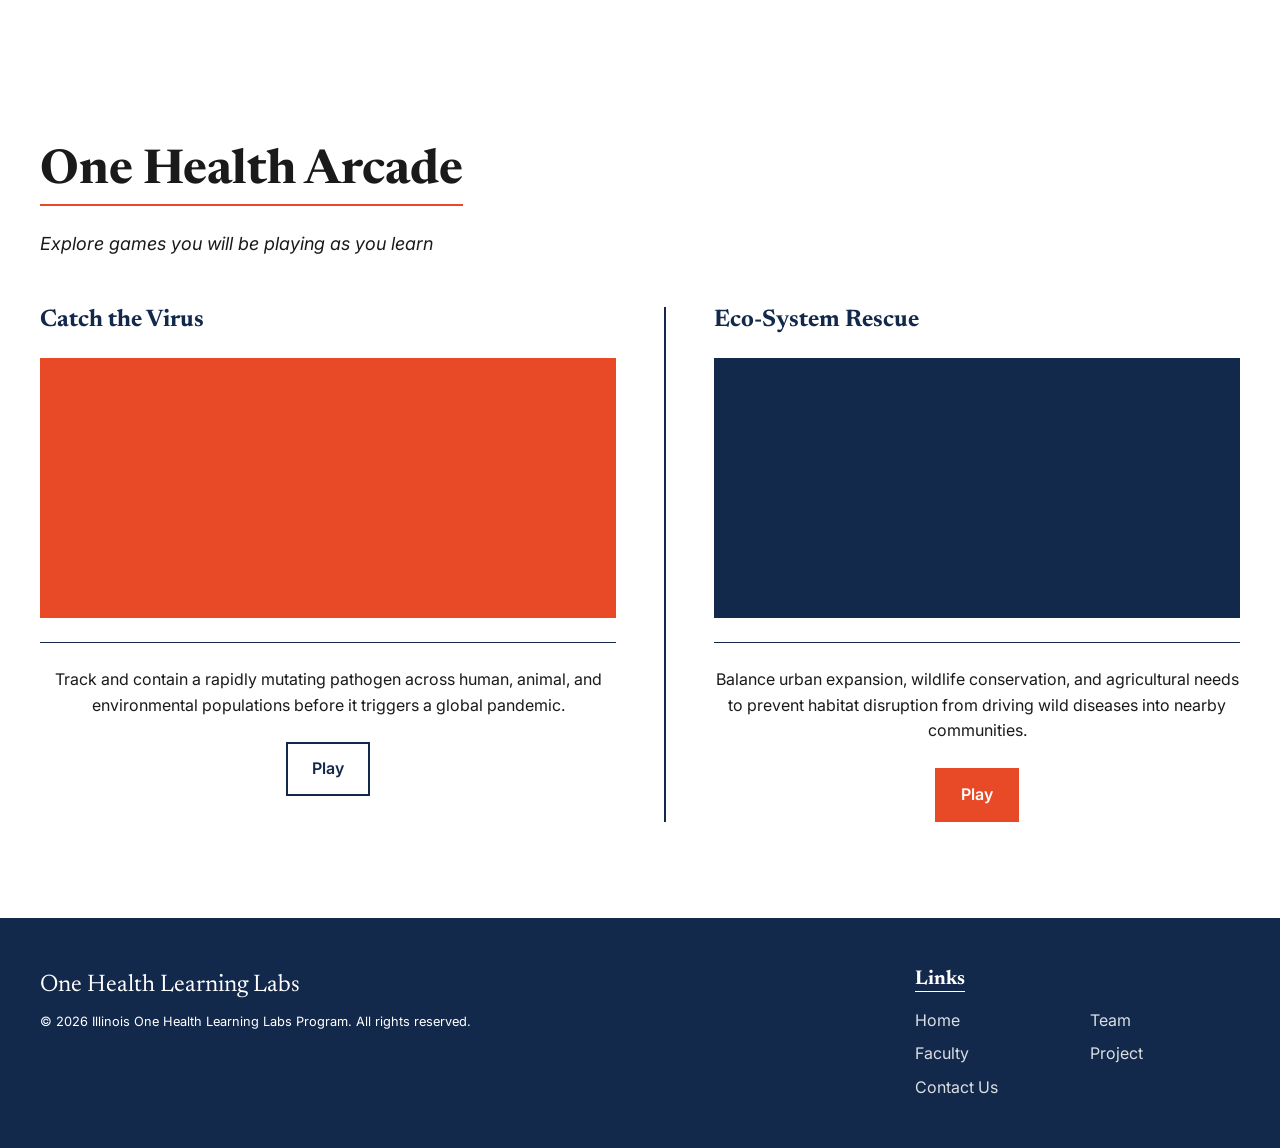
<file: interactive-center.html>
<!DOCTYPE html>
<html lang="en">
<head>
  <meta charset="UTF-8">
  <meta name="viewport" content="width=device-width, initial-scale=1.0">
  <title>Interactive Center | One Health Learning Lab</title>
  <meta name="description" content="Explore real-world health data dashboards and simulation games covering human, animal, and environmental health.">

  <link rel="icon" href="favicon.svg" type="image/svg+xml">

  <!-- Fonts: Newsreader (headings) + Inter (body) — see README > Design Tokens -->
  <link rel="preconnect" href="https://fonts.googleapis.com">
  <link rel="preconnect" href="https://fonts.gstatic.com" crossorigin>
  <link href="https://fonts.googleapis.com/css2?family=Inter:ital,wght@0,400;0,500;0,600;0,700;1,400&family=Newsreader:ital,wght@0,400;0,600;0,700;1,400;1,600&display=swap" rel="stylesheet">

  <link rel="stylesheet" href="css/tokens.css">
  <link rel="stylesheet" href="css/styles.css">
</head>
<body>

  <a class="skip-link" href="#main">Skip to main content</a>

  <!-- ============================================================
       SITE HEADER / NAV  (identical across all 4 pages —
       only aria-current changes)
       ============================================================ -->
  <header class="site-header">
    <div class="container site-header__inner">

      <a class="brand" href="index.html">
        <!-- TODO: replace with real logo from assets/icons/ once provided -->
        <span class="brand__mark" aria-hidden="true"></span>
        <span class="brand__text">
          <span class="brand__name">One Health Learning Lab</span>
          <span class="brand__org">University of Illinois</span>
        </span>
      </a>

      <button class="nav-toggle" type="button" aria-expanded="false" aria-controls="primary-nav">
        <span class="nav-toggle__bar" aria-hidden="true"></span>
        <span class="sr-only">Menu</span>
      </button>

      <nav class="primary-nav" id="primary-nav" aria-label="Primary">
        <ul class="primary-nav__list">
          <li><a href="index.html">Home</a></li>
          <li><a href="curriculum.html">Curriculum Modules</a></li>
          <li><a href="interactive-center.html" aria-current="page">Interactive Center</a></li>
          <li><a href="support.html">Support</a></li>
        </ul>
      </nav>

    </div>
  </header>

  <main id="main">

    <!-- ============================================================
         1. HERO — "The Interactive Center"
         ============================================================ -->
    <section class="ic-hero section--dark" id="hero">
      <div class="container">
        <h1 class="ic-hero__title">
          The <em class="ic-hero__title-accent">Interactive</em><br>Center
        </h1>
        <p class="ic-hero__lede">
          Explore real-world health data and put your decision-making skills to
          the test. Analyze how human, animal, and environmental systems connect
          before jumping into our simulation challenges.
        </p>
      </div>
    </section>

    <!-- ============================================================
         2. LIVE DASHBOARDS
         Tabs follow the ARIA tabs pattern; switching logic lives in
         js/main.js. Without JS all three panels stay visible, so the
         content is still reachable.
         ============================================================ -->
    <section class="section" id="live-dashboards">
      <div class="container">

        <h2 class="section-title">Live Dashboards</h2>

        <div class="dashboard">

          <p class="dashboard__label">Disease</p>

          <div class="dashboard__tablist" role="tablist" aria-label="Disease data source">
            <button class="dashboard__tab" type="button" role="tab"
                    id="tab-human" aria-controls="panel-human" aria-selected="true">
              Human Outbreak
            </button>
            <button class="dashboard__tab" type="button" role="tab"
                    id="tab-animal" aria-controls="panel-animal" aria-selected="false" tabindex="-1">
              Animal Recorded Cases
            </button>
            <button class="dashboard__tab" type="button" role="tab"
                    id="tab-environment" aria-controls="panel-environment" aria-selected="false" tabindex="-1">
              Environmental Records
            </button>
          </div>

          <!-- TODO: each panel is a placeholder until the real data visual
               lands in assets/images/ (README > Still open). -->
          <div class="dashboard__panel" role="tabpanel" id="panel-human" aria-labelledby="tab-human">
            <div class="dashboard__figure media-placeholder media-placeholder--dark"
                 role="img" aria-label="Placeholder for the human outbreak data map"></div>
          </div>

          <div class="dashboard__panel" role="tabpanel" id="panel-animal" aria-labelledby="tab-animal">
            <div class="dashboard__figure media-placeholder media-placeholder--dark"
                 role="img" aria-label="Placeholder for the animal recorded cases data map"></div>
          </div>

          <div class="dashboard__panel" role="tabpanel" id="panel-environment" aria-labelledby="tab-environment">
            <div class="dashboard__figure media-placeholder media-placeholder--dark"
                 role="img" aria-label="Placeholder for the environmental records data map"></div>
          </div>

          <!-- TODO: the wireframe puts an "Explore Interactive Center" button
               here, but this IS the Interactive Center — a self-link. Pointed at
               the Arcade below as the sensible next step on this page. Confirm
               whether it should be relabelled or dropped entirely. -->
          <a class="btn btn--accent dashboard__cta" href="#arcade">
            Explore the Arcade
          </a>

        </div>
      </div>
    </section>

    <!-- ============================================================
         3. ONE HEALTH ARCADE
         Intentionally the same section as on curriculum.html — this page
         gathers every interactive part of the site in one place
         (README > Resolved decisions #1). Shares the .arcade / .game
         styles rather than redefining them.
         ============================================================ -->
    <section class="section arcade" id="arcade">
      <div class="container">

        <h2 class="section-title">One Health Arcade</h2>
        <p class="arcade__lede">Explore games you will be playing as you learn</p>

        <div class="arcade__grid">

          <article class="game">
            <h3 class="game__title">Catch the Virus</h3>
            <!-- TODO: replace with real game screenshot -> assets/images/ -->
            <div class="game__figure media-placeholder media-placeholder--accent"
                 role="img" aria-label="Placeholder for the Catch the Virus game screenshot">
            </div>
            <p class="game__desc">
              Track and contain a rapidly mutating pathogen across human, animal,
              and environmental populations before it triggers a global pandemic.
            </p>
            <!-- TODO: games don't exist yet — destination unresolved -->
            <a class="btn btn--outline-dark" href="#">Play</a>
          </article>

          <article class="game">
            <h3 class="game__title">Eco-System Rescue</h3>
            <!-- TODO: replace with real game screenshot -> assets/images/ -->
            <div class="game__figure media-placeholder media-placeholder--navy"
                 role="img" aria-label="Placeholder for the Eco-System Rescue game screenshot">
            </div>
            <p class="game__desc">
              Balance urban expansion, wildlife conservation, and agricultural needs
              to prevent habitat disruption from driving wild diseases into nearby
              communities.
            </p>
            <!-- TODO: games don't exist yet — destination unresolved -->
            <a class="btn btn--accent" href="#">Play</a>
          </article>

        </div>
      </div>
    </section>

  </main>

  <!-- ============================================================
       SITE FOOTER  (identical across all 4 pages)
       ============================================================ -->
  <footer class="site-footer section--dark">
    <div class="container site-footer__inner">

      <div class="site-footer__brand">
        <p class="site-footer__name">One Health Learning Labs</p>
        <p class="site-footer__legal">
          &copy; 2026 Illinois One Health Learning Labs Program. All rights reserved.
        </p>
      </div>

      <!-- TODO: replace with real social icons -> assets/icons/ -->
      <ul class="site-footer__social" aria-label="Social media">
        <li><a href="#" class="media-placeholder media-placeholder--small"><span class="sr-only">Social link 1</span></a></li>
        <li><a href="#" class="media-placeholder media-placeholder--small"><span class="sr-only">Social link 2</span></a></li>
        <li><a href="#" class="media-placeholder media-placeholder--small"><span class="sr-only">Social link 3</span></a></li>
      </ul>

      <nav class="site-footer__links" aria-label="Footer">
        <h2 class="site-footer__links-title">Links</h2>
        <!-- Team / Faculty / Project don't exist on this site, so they point at
             the live One Health Scholars site. Home and Contact Us stay internal
             — we have our own versions of both. -->
        <ul>
          <li><a href="index.html">Home</a></li>
          <li><a href="https://gihri.github.io/one-health-scholars/team.html">Team</a></li>
          <li><a href="https://gihri.github.io/one-health-scholars/faculty.html">Faculty</a></li>
          <li><a href="https://gihri.github.io/one-health-scholars/project.html">Project</a></li>
          <li><a href="support.html">Contact Us</a></li>
        </ul>
      </nav>

    </div>
  </footer>

  <script src="js/main.js"></script>
</body>
</html>
</file>
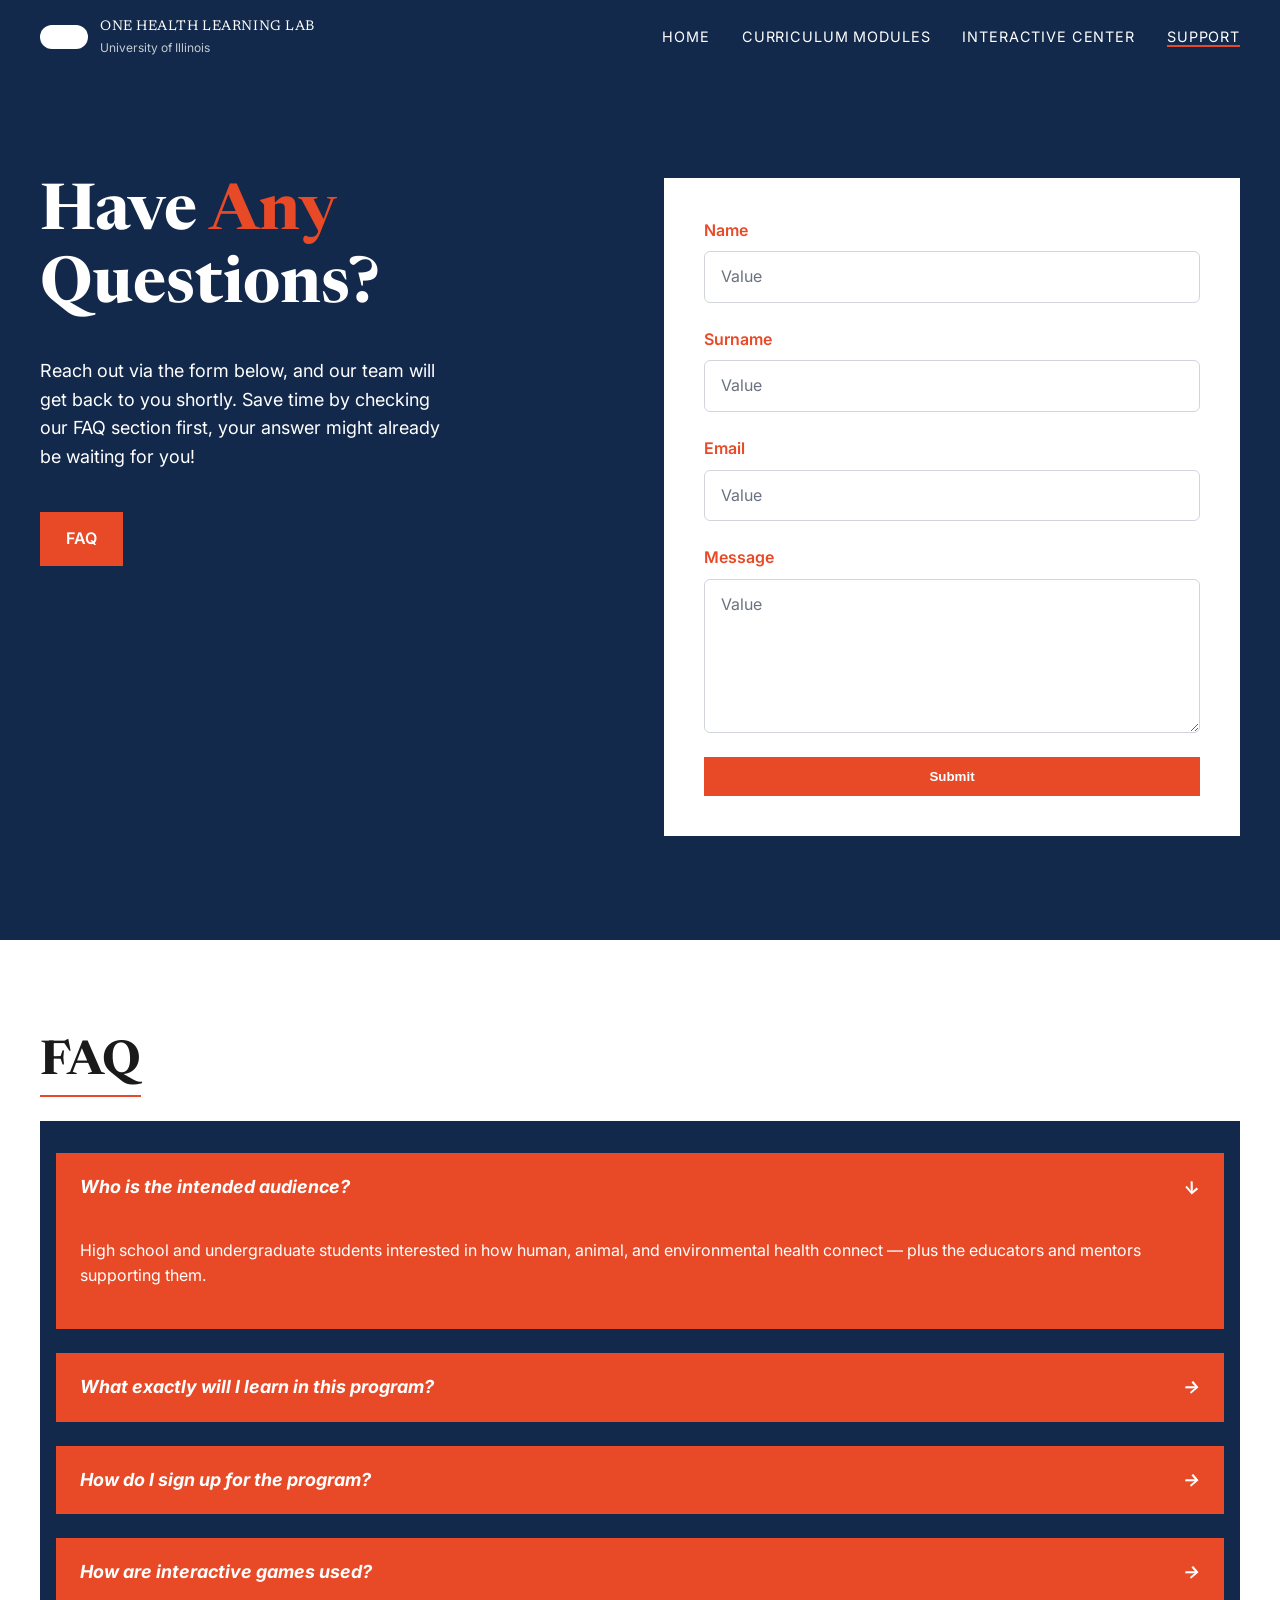
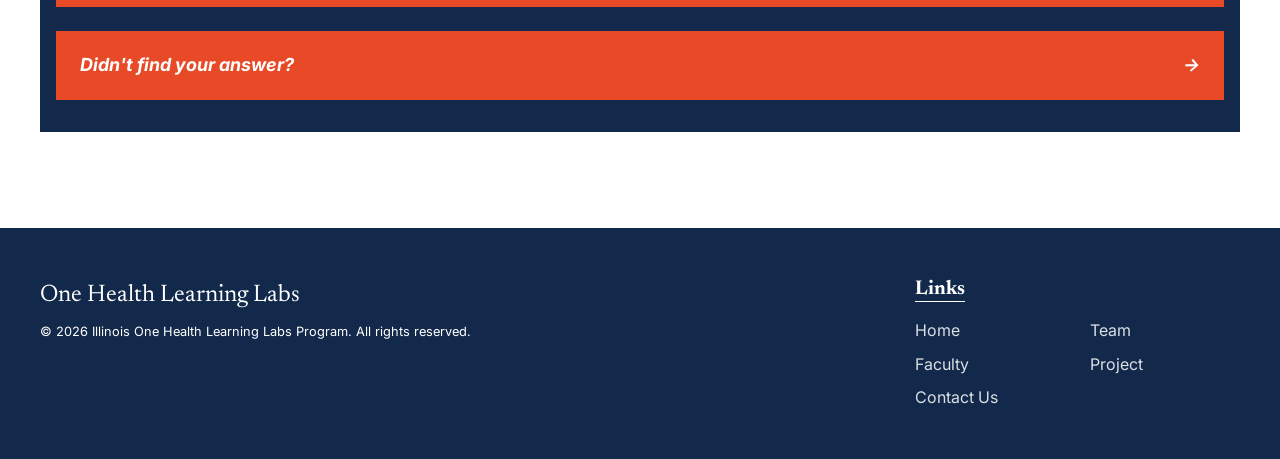
<file: support.html>
<!DOCTYPE html>
<html lang="en">
<head>
  <meta charset="UTF-8">
  <meta name="viewport" content="width=device-width, initial-scale=1.0">
  <title>Support | One Health Learning Lab</title>
  <meta name="description" content="Have questions about the One Health program? Check our FAQ or reach out to the team directly.">

  <link rel="icon" href="favicon.svg" type="image/svg+xml">

  <!-- Fonts: Newsreader (headings) + Inter (body) — see README > Design Tokens -->
  <link rel="preconnect" href="https://fonts.googleapis.com">
  <link rel="preconnect" href="https://fonts.gstatic.com" crossorigin>
  <link href="https://fonts.googleapis.com/css2?family=Inter:ital,wght@0,400;0,500;0,600;0,700;1,400&family=Newsreader:ital,wght@0,400;0,600;0,700;1,400;1,600&display=swap" rel="stylesheet">

  <link rel="stylesheet" href="css/tokens.css">
  <link rel="stylesheet" href="css/styles.css">
</head>
<body>

  <a class="skip-link" href="#main">Skip to main content</a>

  <!-- ============================================================
       SITE HEADER / NAV  (identical across all 4 pages —
       only aria-current changes)
       ============================================================ -->
  <header class="site-header">
    <div class="container site-header__inner">

      <a class="brand" href="index.html">
        <!-- TODO: replace with real logo from assets/icons/ once provided -->
        <span class="brand__mark" aria-hidden="true"></span>
        <span class="brand__text">
          <span class="brand__name">One Health Learning Lab</span>
          <span class="brand__org">University of Illinois</span>
        </span>
      </a>

      <button class="nav-toggle" type="button" aria-expanded="false" aria-controls="primary-nav">
        <span class="nav-toggle__bar" aria-hidden="true"></span>
        <span class="sr-only">Menu</span>
      </button>

      <nav class="primary-nav" id="primary-nav" aria-label="Primary">
        <ul class="primary-nav__list">
          <li><a href="index.html">Home</a></li>
          <li><a href="curriculum.html">Curriculum Modules</a></li>
          <li><a href="interactive-center.html">Interactive Center</a></li>
          <li><a href="support.html" aria-current="page">Support</a></li>
        </ul>
      </nav>

    </div>
  </header>

  <main id="main">

    <!-- ============================================================
         1. HERO — "Have Any Questions?" + contact form
         Two-column layout: lede/FAQ link on the left, form card on the
         right, matching docs/DPI-SupportPage-OneHealthWireFrame.png.
         ============================================================ -->
    <section class="support-hero section--dark" id="hero">
      <div class="container support-hero__inner">

        <div class="support-hero__content">
          <h1 class="support-hero__title">
            Have <em class="support-hero__title-accent">Any</em> Questions?
          </h1>
          <p class="support-hero__lede">
            Reach out via the form below, and our team will get back to you
            shortly. Save time by checking our FAQ section first, your
            answer might already be waiting for you!
          </p>
          <a class="btn btn--accent" href="#faq">FAQ</a>
        </div>

        <!-- ---- Contact form ----
             Formspree endpoint is a placeholder — swap YOUR_FORM_ID for the
             real one once the team creates a Formspree form (see README > Tech Stack). -->
        <form class="support-form" action="https://formspree.io/f/YOUR_FORM_ID" method="POST">

          <div class="support-form__field">
            <label for="name">Name</label>
            <input type="text" id="name" name="name" placeholder="Value" required>
          </div>

          <div class="support-form__field">
            <label for="surname">Surname</label>
            <input type="text" id="surname" name="surname" placeholder="Value" required>
          </div>

          <div class="support-form__field">
            <label for="email">Email</label>
            <input type="email" id="email" name="email" placeholder="Value" required>
          </div>

          <div class="support-form__field">
            <label for="message">Message</label>
            <textarea id="message" name="message" rows="5" placeholder="Value" required></textarea>
          </div>

          <button class="btn btn--accent support-form__submit" type="submit">Submit</button>

        </form>

      </div>
    </section>

    <!-- ============================================================
         2. FAQ
         Same accessible <details>/<summary> accordion pattern used on
         index.html — reused here as the Support page's dedicated FAQ.
         ============================================================ -->
    <section class="section faq" id="faq">
      <div class="container">

        <h2 class="section-title">FAQ</h2>

        <div class="faq__list">

          <details class="faq__item" open>
            <summary class="faq__question">Who is the intended audience?</summary>
            <div class="faq__answer">
              <!-- TODO: real answer copy pending -> docs/content/ -->
              <p>
                High school and undergraduate students interested in how human,
                animal, and environmental health connect — plus the educators and
                mentors supporting them.
              </p>
            </div>
          </details>

          <details class="faq__item">
            <summary class="faq__question">What exactly will I learn in this program?</summary>
            <div class="faq__answer">
              <!-- TODO: real answer copy pending -> docs/content/ -->
              <p>
                See the <a href="curriculum.html">Curriculum Modules</a> page for the
                full roadmap of each track.
              </p>
            </div>
          </details>

          <details class="faq__item">
            <summary class="faq__question">How do I sign up for the program?</summary>
            <div class="faq__answer">
              <!-- TODO: real answer copy pending -> docs/content/ -->
              <p>
                Visit the <a href="curriculum.html">Curriculum Modules</a> page and
                use the "Join the High School Network" or "Start Your One Health
                Journey" button at the end of your track's section.
              </p>
            </div>
          </details>

          <details class="faq__item">
            <summary class="faq__question">How are interactive games used?</summary>
            <div class="faq__answer">
              <ul class="faq__bullets">
                <li>
                  <strong>Live Data Dashboard:</strong>
                  Track real-time disease surveillance.
                </li>
                <li>
                  <strong>Outbreak Simulations:</strong>
                  Act as an epidemiologist making active containment tradeoffs.
                </li>
                <li>
                  <strong>Resource Games:</strong>
                  Strategize and allocate budgets to prevent the next global pandemic.
                </li>
              </ul>
              <p class="faq__flourish">
                Real data. Real simulations. <strong>Real solutions.</strong>
              </p>
            </div>
          </details>

          <details class="faq__item">
            <summary class="faq__question">Didn't find your answer?</summary>
            <div class="faq__answer">
              <p>
                Use the contact form at the top of this page — our team will get
                back to you shortly.
              </p>
            </div>
          </details>

        </div>
      </div>
    </section>

  </main>

  <!-- ============================================================
       SITE FOOTER  (shared across all 4 pages)
       ============================================================ -->
  <footer class="site-footer section--dark">
    <div class="container site-footer__inner">

      <div class="site-footer__brand">
        <p class="site-footer__name">One Health Learning Labs</p>
        <p class="site-footer__legal">
          &copy; 2026 Illinois One Health Learning Labs Program. All rights reserved.
        </p>
      </div>

      <!-- TODO: replace with real social icons -> assets/icons/ -->
      <ul class="site-footer__social" aria-label="Social media">
        <li><a href="#" class="media-placeholder media-placeholder--small"><span class="sr-only">Social link 1</span></a></li>
        <li><a href="#" class="media-placeholder media-placeholder--small"><span class="sr-only">Social link 2</span></a></li>
        <li><a href="#" class="media-placeholder media-placeholder--small"><span class="sr-only">Social link 3</span></a></li>
      </ul>

      <nav class="site-footer__links" aria-label="Footer">
        <h2 class="site-footer__links-title">Links</h2>
        <!-- Team / Faculty / Project don't exist on this site, so they point at
             the live One Health Scholars site. Home and Contact Us stay internal
             — we have our own versions of both. -->
        <ul>
          <li><a href="index.html">Home</a></li>
          <li><a href="https://gihri.github.io/one-health-scholars/team.html">Team</a></li>
          <li><a href="https://gihri.github.io/one-health-scholars/faculty.html">Faculty</a></li>
          <li><a href="https://gihri.github.io/one-health-scholars/project.html">Project</a></li>
          <li><a href="support.html">Contact Us</a></li>
        </ul>
      </nav>

    </div>
  </footer>

  <script src="js/main.js"></script>
</body>
</html>
</file>
<file: css/tokens.css>
/*
  Design tokens — DPI One Health Landing Page
  Source of truth: Figma (see README.md > Design). Brand colors below are
  pulled directly from the README's Design Tokens table. Anything marked
  "proposed" is NOT in Figma yet — it fills a gap the wireframes don't
  cover (hover/focus/error states) and should be confirmed against Figma
  or with the design owner before it's treated as final.
*/

:root {
  /* ---- Brand colors (confirmed — from README) ---- */
  --color-primary: #13294B;             /* navy — header, hero, footer, dark section backgrounds */
  --color-secondary: #FFFFFF;           /* white */
  --color-accent: #E84A27;              /* orange — buttons, CTAs, links, module cards */
  --color-accent-deep: #B82B0C;         /* darker orange — outer stop of the hero sphere gradient */

  /* One Health pillar colors (confirmed — from README) */
  --color-human-domain: #C2453B;
  --color-animal-domain: #C98A2B;
  --color-environment-domain: #3E7C59;

  /* ---- Text (proposed) ----
     Body copy in the wireframes (module descriptions, arcade blurbs) reads
     as a dark neutral, not the brand navy — using navy for paragraph text
     site-wide would be too heavy and hurts contrast/readability at body size. */
  --color-text: #1A1A1A;                /* default body text on light backgrounds */
  --color-text-muted: #6B7280;          /* secondary text — subtitles, inactive tab labels
                                            (e.g. the grayed-out "Animal Recorded Cases" /
                                            "Environmental Records" tabs on the Interactive
                                            Center dashboard) */
  --color-text-inverse: #FFFFFF;        /* text on navy/dark backgrounds */

  /* ---- Backgrounds (proposed, semantic aliases) ----
     Same two brand colors as above, renamed by role so section markup reads
     as intent ("this is a dark band") rather than a raw color name. */
  --color-bg: #FFFFFF;                  /* default page background */
  --color-bg-dark: var(--color-primary);/* navy full-bleed sections: header, hero, footer, CTA bands */
  --color-surface: #FFFFFF;             /* raised elements on a light bg, e.g. the Contact form card —
                                            same hex as --color-bg today but themed separately so a
                                            future shadow/border treatment doesn't have to touch --color-bg */

  /* ---- Borders (proposed) ----
     Visible in the Support page form: input fields have a light gray
     border, not navy or orange. */
  --color-border: #D1D5DB;

  /* ---- Interactive states (proposed) ----
     The wireframes show buttons in one flat color only — hover/active/focus
     states aren't (and can't be) shown in a static Figma frame, but every
     button needs one. Darkened by ~15% from the base brand color so the
     state is perceptible without changing the brand hue. */
  --color-primary-hover: #0D1E38;
  --color-accent-hover: #C93E1F;

  /* Visible keyboard-focus ring — required by the Accessibility checklist
     in the README ("visible focus indicator on all focusable elements").
     Reuses the accent color so it stays on-brand instead of introducing a
     new blue. */
  --color-focus: var(--color-accent);

  /* ---- Form feedback (proposed) ----
     The Support/Contact page has a real form (Name, Surname, Email,
     Message) with a Submit button — it will need success/error states
     that don't exist in the static wireframe. */
  --color-success: #1E7D45;
  --color-error: #B3261E;

  /* ---- Typography (confirmed — from README) ---- */
  --font-heading: 'Newsreader', serif;
  --font-body: 'Inter', sans-serif;
}
</file>
<file: css/styles.css>
/*
  Shared site styles — DPI One Health Landing Page
  Colors/fonts come from tokens.css. Nothing here should hardcode a hex value.

  STATUS: starter layout pass. Structure, spacing, and brand colors are in place
  so the page renders sensibly and can be reviewed — but this has NOT been matched
  against Figma pixel-for-pixel yet (exact spacing scale, type sizes, and the
  hero/roadmap layouts still need a design pass).
*/

/* ---------- Reset / base ---------- */

*,
*::before,
*::after { box-sizing: border-box; }

body {
  margin: 0;
  font-family: var(--font-body);
  color: var(--color-text);
  background: var(--color-bg);
  line-height: 1.6;
}

h1, h2, h3 {
  font-family: var(--font-heading);
  line-height: 1.15;
  margin: 0;
}

img { max-width: 100%; display: block; }

a { color: inherit; }

/* Visible keyboard focus — required by the a11y checklist in the README */
:focus-visible {
  outline: 3px solid var(--color-focus);
  outline-offset: 2px;
}

/* ---------- Utilities ---------- */

.container {
  width: min(100% - 3rem, 1200px);
  margin-inline: auto;
}

.sr-only {
  position: absolute;
  width: 1px; height: 1px;
  padding: 0; margin: -1px;
  overflow: hidden;
  clip: rect(0 0 0 0);
  white-space: nowrap;
  border: 0;
}

.skip-link {
  position: absolute;
  left: -9999px;
  top: 0;
  padding: 0.75rem 1.25rem;
  background: var(--color-accent);
  color: var(--color-text-inverse);
  z-index: 100;
}
.skip-link:focus { left: 0; }

.section { padding-block: clamp(3rem, 8vw, 6rem); }

.section--dark {
  background: var(--color-bg-dark);
  color: var(--color-text-inverse);
}

.eyebrow {
  font-size: 0.875rem;
  letter-spacing: 0.08em;
  text-transform: uppercase;
  color: var(--color-accent);
  margin: 0 0 0.5rem;
}
.eyebrow--light { color: var(--color-text-inverse); }

.section-title {
  font-size: clamp(2rem, 5vw, 3rem);
  border-bottom: 2px solid var(--color-accent);
  display: inline-block;
  padding-bottom: 0.25rem;
  margin-bottom: 1.5rem;
}
.section-title--center { display: block; text-align: center; border-bottom: 0; }

/* Grey blocks standing in for photos/illustrations not yet supplied */
.media-placeholder {
  background: #d9d9d9;
  border-radius: 4px;
  min-height: 200px;
}
.media-placeholder--dark  { background: rgba(255, 255, 255, 0.08); }
.media-placeholder--accent{ background: var(--color-accent); }
.media-placeholder--navy  { background: var(--color-primary); }
.media-placeholder--small { min-height: 0; width: 64px; height: 64px; }

/* ---------- Buttons ---------- */

.btn {
  display: inline-block;
  padding: 0.75rem 1.5rem;
  font-weight: 600;
  text-decoration: none;
  border: 2px solid transparent;
  transition: background-color 0.15s ease, color 0.15s ease;
}

.btn--accent {
  background: var(--color-accent);
  color: var(--color-text-inverse);
}
.btn--accent:hover { background: var(--color-accent-hover); }

.btn--outline-light {
  border-color: var(--color-secondary);
  color: var(--color-text-inverse);
}
.btn--outline-light:hover {
  background: var(--color-secondary);
  color: var(--color-primary);
}

.btn--outline-dark {
  border-color: var(--color-primary);
  color: var(--color-primary);
}
.btn--outline-dark:hover {
  background: var(--color-primary);
  color: var(--color-text-inverse);
}

.button-row {
  display: flex;
  flex-wrap: wrap;
  gap: 1rem;
  margin-top: 2rem;
}

/* ---------- Header / nav ---------- */

.site-header {
  background: var(--color-primary);
  color: var(--color-text-inverse);
}

.site-header__inner {
  display: flex;
  align-items: center;
  justify-content: space-between;
  gap: 1.5rem;
  padding-block: 1rem;
}

.brand {
  display: flex;
  align-items: center;
  gap: 0.75rem;
  text-decoration: none;
}
.brand__mark {
  width: 48px; height: 24px;
  background: var(--color-secondary);
  border-radius: 999px;
  flex-shrink: 0;
}
.brand__text { display: flex; flex-direction: column; }
.brand__name {
  font-family: var(--font-heading);
  font-size: 0.875rem;
  letter-spacing: 0.04em;
  text-transform: uppercase;
}
.brand__org { font-size: 0.75rem; opacity: 0.75; }

.primary-nav__list {
  display: flex;
  gap: 2rem;
  list-style: none;
  margin: 0;
  padding: 0;
}
.primary-nav a {
  text-decoration: none;
  font-size: 0.9rem;
  letter-spacing: 0.06em;
  text-transform: uppercase;
}
.primary-nav a:hover { color: var(--color-accent); }
.primary-nav a[aria-current="page"] { border-bottom: 2px solid var(--color-accent); }

/* Mobile menu button — hidden on desktop, shown under the tablet breakpoint */
.nav-toggle {
  display: none;
  background: none;
  border: 0;
  cursor: pointer;
  padding: 0.5rem;
}
.nav-toggle__bar,
.nav-toggle__bar::before,
.nav-toggle__bar::after {
  display: block;
  width: 24px; height: 2px;
  background: var(--color-secondary);
  content: "";
}
.nav-toggle__bar::before { transform: translateY(-7px); }
.nav-toggle__bar::after  { transform: translateY(5px); }

/* ---------- Hero ---------- */

.hero { padding-block: clamp(3rem, 10vw, 7rem); }

.hero__inner {
  display: grid;
  grid-template-columns: 1fr 1fr;
  gap: 3rem;
  align-items: center;
}

.hero__title {
  font-size: clamp(2.5rem, 7vw, 4.5rem);
  margin-bottom: 1.5rem;
}
.hero__title-underline { border-bottom: 3px solid var(--color-secondary); }
.hero__title-accent { color: var(--color-accent); }

.hero__lede { font-size: 1.25rem; max-width: 34ch; }

.hero__circle {
  aspect-ratio: 1;
  width: min(100%, 420px);
  margin-inline: auto;
  border-radius: 50%;
  background: rgba(255, 255, 255, 0.12);
}

/* ---------- About ---------- */

.about__inner {
  display: grid;
  grid-template-columns: 1.4fr 1fr;
  gap: 3rem;
  align-items: start;
}

.about__lede { font-size: 1.125rem; }

.pillar-list { margin: 2rem 0 0; }
.pillar { margin-bottom: 1.75rem; }

.pillar__term {
  font-family: var(--font-heading);
  font-weight: 700;
  font-size: 1.125rem;
  color: var(--color-primary);
  position: relative;
  padding-left: 1rem;
}
/* Small orange dot marker from the wireframe */
.pillar__term::before {
  content: "";
  position: absolute;
  left: 0; top: 0.55em;
  width: 8px; height: 8px;
  border-radius: 50%;
  background: var(--color-accent);
}

.pillar__desc {
  margin: 0.35rem 0 0 1rem;
  color: var(--color-text);
}

.about__visual { min-height: 420px; border-radius: 12px; }

/* ---------- One Health in Everyday Life ---------- */

.everyday__header { text-align: center; margin-bottom: 2.5rem; }

.everyday__lede {
  font-size: 1.25rem;
  max-width: 32ch;
  margin-inline: auto;
  border-left: 3px solid var(--color-accent);
  padding-left: 1rem;
  text-align: left;
}

.dashboard-teaser {
  background: var(--color-primary);
  color: var(--color-text-inverse);
  padding: 2rem;
  position: relative;
  text-align: center;
}

.dashboard-teaser__label {
  color: var(--color-accent);
  font-family: var(--font-heading);
  font-weight: 700;
  letter-spacing: 0.08em;
  text-transform: uppercase;
  text-align: left;
  margin: 0 0 0.75rem;
}

.dashboard-teaser__tabs {
  display: flex;
  flex-wrap: wrap;
  gap: 2.5rem;
  list-style: none;
  margin: 0 0 1.5rem;
  padding: 0;
  font-size: 0.875rem;
  font-style: italic;
  color: var(--color-text-muted);
}
.dashboard-teaser__tabs .is-active {
  color: var(--color-text-inverse);
  border-bottom: 1px solid currentColor;
}

.dashboard-teaser__figure { min-height: 360px; }

.dashboard-teaser__cta {
  position: relative;
  margin-top: -1.5rem;
}

/* ---------- Roadmaps ---------- */

.roadmaps__grid {
  display: grid;
  grid-template-columns: 1fr 1fr;
  gap: 3rem;
  margin-top: 2rem;
}

.roadmap {
  display: flex;
  flex-direction: column;
  align-items: center;
  text-align: center;
  gap: 2rem;
}
/* Divider between the two tracks, as in the wireframe */
.roadmap + .roadmap {
  border-left: 2px solid var(--color-primary);
  padding-left: 3rem;
}

.roadmap__title {
  font-size: 1.75rem;
  font-style: italic;
  color: var(--color-primary);
}

.roadmap__placeholder {
  width: 100%;
  min-height: 320px;
  border-radius: 50%;
  max-width: 320px;
}

.roadmap__steps {
  list-style: none;
  counter-reset: step;
  margin: 0;
  padding: 0;
  display: grid;
  gap: 1.75rem;
}

.roadmap__step {
  counter-increment: step;
  position: relative;
  padding-left: 2.5rem;
  text-align: left;
}
/* Numbered orange badge */
.roadmap__step::before {
  content: counter(step);
  position: absolute;
  left: 0; top: 0;
  width: 1.5rem; height: 1.5rem;
  display: grid;
  place-items: center;
  border-radius: 50%;
  background: var(--color-accent);
  color: var(--color-text-inverse);
  font-size: 0.8rem;
  font-weight: 700;
}
/* Connector arrow between steps */
.roadmap__step:not(:last-child)::after {
  content: "";
  position: absolute;
  left: 0.7rem;
  top: 1.75rem;
  width: 2px;
  height: 1.5rem;
  background: var(--color-primary);
}

/* ---------- CTA band ---------- */

.cta-band__inner { text-align: center; }

.cta-band__kicker {
  font-family: var(--font-heading);
  font-size: clamp(1.25rem, 3vw, 1.75rem);
  border-left: 3px solid var(--color-secondary);
  display: inline-block;
  padding-left: 1rem;
  text-align: left;
  margin: 0 0 2rem;
}

.cta-band__lede {
  font-size: clamp(1.125rem, 2.5vw, 1.5rem);
  max-width: 46ch;
  margin: 0 auto 2rem;
}

/* ---------- FAQ ---------- */

.faq__list {
  background: var(--color-primary);
  padding: 2rem 1rem;
  display: grid;
  gap: 1.5rem;
}

.faq__item { background: var(--color-accent); }

.faq__question {
  cursor: pointer;
  list-style: none;
  padding: 1.25rem 3rem 1.25rem 1.5rem;
  font-weight: 700;
  font-style: italic;
  font-size: 1.125rem;
  color: var(--color-text-inverse);
  position: relative;
}
.faq__question::-webkit-details-marker { display: none; }

/* Arrow rotates when the item opens */
.faq__question::after {
  content: "→";
  position: absolute;
  right: 1.5rem;
  transition: transform 0.2s ease;
}
.faq__item[open] .faq__question::after { transform: rotate(90deg); }

.faq__answer {
  padding: 0 1.5rem 1.5rem;
  color: var(--color-text-inverse);
}

.faq__bullets { margin: 0 0 1.5rem; padding-left: 1.25rem; }
.faq__bullets li { margin-bottom: 0.75rem; }

.faq__flourish {
  font-family: var(--font-heading);
  font-size: clamp(1.25rem, 3vw, 1.75rem);
  margin: 0;
}

/* ---------- Footer ---------- */

.site-footer { padding-block: 3rem; }

.site-footer__inner {
  display: grid;
  grid-template-columns: 1.5fr 1fr 1fr;
  gap: 2rem;
  align-items: start;
}

.site-footer__name {
  font-family: var(--font-heading);
  font-size: 1.5rem;
  margin: 0 0 0.5rem;
}
.site-footer__legal { font-size: 0.8rem; margin: 0; }

.site-footer__social {
  display: flex;
  gap: 1rem;
  list-style: none;
  margin: 0;
  padding: 0;
}

.site-footer__links-title {
  font-family: var(--font-heading);
  font-size: 1.25rem;
  border-bottom: 1px solid currentColor;
  display: inline-block;
  margin: 0 0 1rem;
}
.site-footer__links ul {
  list-style: none;
  margin: 0;
  padding: 0;
  display: grid;
  grid-template-columns: 1fr 1fr;
  gap: 0.5rem 1.5rem;
}
.site-footer__links a { text-decoration: none; opacity: 0.85; }
.site-footer__links a:hover { opacity: 1; color: var(--color-accent); }

/* ============================================================
   CURRICULUM PAGE
   ============================================================ */

/* ---------- Curriculum hero ---------- */

/* No overflow:hidden — the sphere is meant to spill past the navy band into
   the section below, which is what creates the separation effect. z-index
   lifts the whole hero above the following section so the spill stays visible. */
.curriculum-hero {
  position: relative;
  z-index: 1;
  text-align: center;
  padding-top: clamp(4rem, 12vw, 10.5rem);
  padding-bottom: 0;
}

/* Large orange sphere behind the hero text. Anchored to the TOP of the section
   (not centred) so a fixed portion of it hangs below the navy band. */
.curriculum-hero__circle {
  position: absolute;
  left: 50%;
  top: 3rem;
  transform: translateX(-50%);
  width: min(88vw, 700px);
  aspect-ratio: 1;
  border-radius: 50%;
  background: radial-gradient(
    circle at 35% 35%,
    var(--color-accent) 0%,
    var(--color-accent-deep) 85%
  );
  pointer-events: none; /* decorative — must never block a click */
}

.curriculum-hero__content { position: relative; } /* keeps text above the sphere */

.curriculum-hero__kicker {
  font-family: var(--font-heading);
  font-style: italic;
  font-size: clamp(1rem, 1.6vw, 1.375rem);
  line-height: 1.3;
  margin: 0;
}

/* max-width forces the two-line break after "your", as in the design */
.curriculum-hero__title {
  font-size: clamp(2.25rem, 4.5vw, 4rem);
  max-width: 10em;
  margin: clamp(2.5rem, 6.5vw, 5.5rem) auto clamp(2rem, 4vw, 3rem);
}

/* Two columns. Row 1 (outline buttons) fills the column; row 2 (accent
   buttons) is narrower but shares the same column centres. */
.curriculum-hero__actions {
  display: grid;
  grid-template-columns: repeat(2, minmax(0, 22rem));
  gap: 1rem 6.5rem;
  justify-content: center;
  margin-bottom: -0.75rem; /* slight overhang past the navy band */
}
.curriculum-hero__actions .btn { width: 100%; }
.curriculum-hero__actions .btn--accent {
  width: 14.5rem;
  justify-self: center;
}

/* ---------- Lab sections (High School / UnderGrad) ---------- */

.lab__title { font-size: clamp(2.5rem, 6vw, 3.5rem); }

/* Decorative "One Health" script above each roadmap */
.lab__script {
  font-family: var(--font-heading);
  font-style: italic;
  font-weight: 700;
  font-size: clamp(1.75rem, 4vw, 2.5rem);
  color: var(--color-primary);
  text-align: center;
  margin: 2rem 0;
}

/* ---------- Module roadmap ----------
   Modules alternate between two columns and are joined by curved SVG
   connectors (.module__link), echoing the winding path in the Figma.

   The connectors are per-module rather than one big background SVG on
   purpose: each one lives in the row gap directly beneath its own box, so
   the curve stays attached no matter how many lines a description wraps to
   or how wide the viewport is. */

/* One module per row, each offset horizontally to one of the positions in
   the Figma frame. Percentages below are measured from that frame: the
   module is the width of the description text (28.2% of the container) and
   the orange box is 68.6% of that, centred. Keep the two in sync if either
   is retuned. */
/* row-gap gives each connector a band of empty space below the description
   to cross in. Without it the curves have to travel sideways while still
   level with the text and cut straight through it — the Figma gets away
   with almost no gap only because its descriptions are two lines, whereas
   the real copy runs to four or five. */
.module-track {
  list-style: none;
  margin: 0;
  padding: 0;
  display: grid;
  row-gap: 3rem;
}

.module {
  position: relative;
  width: 28.2%;
  text-align: center;
}

/* The four designed horizontal positions. The undergrad track adds a fifth
   for the Capstone. */
.module--pos-1 { margin-left: 15.7%; }
.module--pos-2 { margin-left: 56.7%; }
.module--pos-3 { margin-left: 26%; }
.module--pos-4 { margin-left: 61.2%; }
.module--pos-5 { margin-left: 35.9%; }

.module__name {
  display: flex;
  align-items: center;
  justify-content: center;
  width: 68.6%;
  min-height: 5.5rem;
  margin: 0 auto 1rem;
  padding: 0.75rem 1rem;
  background: var(--color-accent);
  color: var(--color-text-inverse);
  font-style: italic;
  font-size: 1.25rem;
  text-align: center;
}

.module__desc { margin: 0; }

.module--capstone .module__name::before {
  content: "\2605"; /* ★ */
  margin-right: 0.5rem;
}

/* ---------- Module connectors ----------
   Each connector is absolutely positioned relative to its own module and
   sized so it starts at that module's box edge and lands on the next
   module's box edge. The left/width values are the measured distances
   between those two boxes, expressed as a fraction of the module width —
   so they differ per segment and are not interchangeable.

   preserveAspectRatio="none" lets each curve stretch to whatever vertical
   gap it ends up spanning; non-scaling-stroke keeps the line an even 2px
   while that happens. */
/* Base connector: spans from the middle of this module's box (2.75rem = half
   the 5.5rem box) down to the middle of the next module's box — the module's
   own height plus the 3rem row gap. Segments that anchor somewhere other
   than mid-edge (seg-0, 2, 3, 4) override top/height below.

   All left/width values are measured from the Figma frame and expressed in
   module-width units, anchoring each endpoint on a specific box edge:
     box within a module spans 15.7% .. 84.3% of the module's width. */
.module__link {
  position: absolute;
  top: 2.75rem; /* vertical middle of the box above */
  height: calc(100% + 3rem);
  overflow: visible;
  color: var(--color-accent);
  pointer-events: none;
}
.module__link path {
  fill: none;
  stroke: currentColor;
  stroke-width: 2;
  vector-effect: non-scaling-stroke;
}

/* script → 1: the swash from the "One Health" script sweeping left and
   curling down onto module 1's top edge */
.module__link--seg-0 {
  left: 45%;
  width: 101%;
  top: -3rem;
  height: 3rem;
}

/* 1 → 2: leaves box 1's right edge mid-height, descends diagonally, and
   arrives horizontally into box 2's left edge mid-height */
.module__link--seg-1 { left: 84.3%; width: 76.8%; }

/* 2 → 3: leaves box 2's TOP edge near the right corner, rises into the wide
   loop out past the right, then sweeps back down-left below the description
   to land on box 3's right edge mid-height */
.module__link--seg-2 {
  left: -24.6%;
  width: 154.4%;
  top: 0; /* anchored to the box top, not mid */
  height: calc(100% + 5.75rem);
}

/* 3 → 4: leaves box 3's left edge, bows out low past the description
   (dipping below box 4's bottom), then rises to land on box 4's left edge
   near its bottom corner */
.module__link--seg-3 {
  left: -47%;
  width: 187.5%;
  height: calc(100% + 5.25rem);
}

/* Undergrad variant of seg-3: ends at the next box's left edge MID height
   with no dip below it, so it stays clear of seg-4 (which the high school
   track doesn't have — its seg-3 keeps the deeper dip) */
.module__link--seg-3-mid { height: calc(100% + 3rem); }

/* 4 → 5 (undergrad only): leaves box 4's left edge at 90% of its height —
   comfortably below seg-3's mid-height arrival, so the two never cross —
   bows out past the description's left edge, and lands on the Capstone
   box's top-right corner */
.module__link--seg-4 {
  left: -24%;
  width: 39.7%;
  top: 4.95rem; /* 90% down the 5.5rem box */
  height: calc(100% - 1.95rem);
}

/* ---------- One Health Arcade ---------- */

.arcade__lede {
  font-style: italic;
  font-size: 1.125rem;
  margin: 0 0 3rem;
}

.arcade__grid {
  display: grid;
  grid-template-columns: 1fr 1fr;
  gap: 3rem;
}

.game {
  display: flex;
  flex-direction: column;
  gap: 1.5rem;
  text-align: center;
}
.game + .game {
  border-left: 2px solid var(--color-primary);
  padding-left: 3rem;
}

.game__title {
  font-size: 1.5rem;
  color: var(--color-primary);
  text-align: left;
  margin: 0;
}

.game__figure {
  width: 100%;
  min-height: 260px;
  border-radius: 0;
}

.game__desc {
  margin: 0;
  border-top: 1px solid var(--color-primary);
  padding-top: 1.5rem;
}

.game .btn { align-self: center; }

/* ---------- Benefit / career bands ---------- */

.benefits__title {
  font-family: var(--font-heading);
  font-size: clamp(2rem, 5vw, 3rem);
  margin: 0 0 1rem;
}
.benefits__title--serif { text-align: center; }

.benefits__rule {
  width: min(320px, 60%);
  border: 0;
  border-top: 1px solid rgba(255, 255, 255, 0.5);
  margin: 1rem auto 2.5rem;
}

.benefits__lede {
  font-size: 1.125rem;
  max-width: 52ch;
  margin: 0 0 3rem;
}

/* White callout box in the Career Advantages band */
.benefits__quote {
  background: var(--color-secondary);
  color: var(--color-primary);
  font-family: var(--font-heading);
  font-size: clamp(1.125rem, 2.5vw, 1.5rem);
  text-align: center;
  padding: 2rem;
  max-width: 56rem;
  margin: 0 auto 3rem;
}

.benefit-cards {
  list-style: none;
  margin: 0 0 3rem;
  padding: 0;
  display: grid;
  grid-template-columns: repeat(3, 1fr);
  gap: 2rem;
}

.benefit-card {
  background: var(--color-accent);
  padding: 2rem 1.5rem;
  text-align: center;
}

.benefit-card__icon {
  display: block;
  width: 64px;
  height: 64px;
  border-radius: 50%;
  background: var(--color-secondary);
  margin: 0 auto 1.5rem;
}

.benefit-card__title {
  font-family: var(--font-body);
  font-size: 1.0625rem;
  font-weight: 600;
  margin: 0 0 1rem;
}
.benefit-card__title::after {
  content: "";
  display: block;
  width: 60px;
  height: 1px;
  background: currentColor;
  margin: 0.75rem auto 0;
}

.benefit-card__desc {
  font-size: 0.9rem;
  margin: 0;
}

.button-row--center { justify-content: center; }

/* ============================================================
   INTERACTIVE CENTER PAGE
   ============================================================ */

/* ---------- Interactive Center hero ---------- */

.ic-hero {
  text-align: center;
  padding-top: clamp(3.5rem, 9vw, 8rem);
  padding-bottom: clamp(4rem, 14vw, 12.5rem);
}

.ic-hero__title {
  font-size: clamp(2.25rem, 4vw, 3.5rem);
  margin: 0 0 clamp(2rem, 3.5vw, 3.4rem);
}
.ic-hero__title-accent {
  color: var(--color-accent);
  font-style: normal; /* <em> is for emphasis here, not italics */
}

.ic-hero__lede {
  font-style: italic;
  font-size: clamp(1rem, 1.4vw, 1.25rem);
  max-width: 55rem;
  margin-inline: auto;
}

/* ---------- Live Dashboards ----------
   NOTE: visually near-identical to .dashboard-teaser on index.html. That one
   is a static teaser linking here; this one has working tabs. Worth merging
   into a single component in a follow-up so the panel chrome lives in one
   place. */

.dashboard {
  position: relative;
  background: var(--color-primary);
  color: var(--color-text-inverse);
  padding: clamp(1.5rem, 5.5vw, 5rem);
  padding-bottom: clamp(3rem, 6vw, 6rem);
}

.dashboard__label {
  color: var(--color-accent);
  font-family: var(--font-heading);
  font-weight: 700;
  letter-spacing: 0.08em;
  text-transform: uppercase;
  margin: 0 0 1.25rem;
}

.dashboard__tablist {
  display: flex;
  flex-wrap: wrap;
  gap: 1rem 5rem;
  margin-bottom: 2.5rem;
}

/* Tabs are <button> elements for keyboard/AT support, so the browser's
   default button chrome has to be stripped back to plain text. */
.dashboard__tab {
  background: none;
  border: 0;
  padding: 0;
  cursor: pointer;
  font-family: inherit;
  font-size: 1rem;
  font-style: italic;
  color: var(--color-text-muted);
  border-bottom: 1px solid transparent;
}
.dashboard__tab:hover { color: var(--color-text-inverse); }
.dashboard__tab[aria-selected="true"] {
  color: var(--color-text-inverse);
  border-bottom-color: currentColor;
}

.dashboard__panel[hidden] { display: none; }

.dashboard__figure { min-height: clamp(240px, 40vw, 560px); }

/* Straddles the bottom edge of the navy panel, as in the design */
.dashboard__cta {
  position: absolute;
  left: 50%;
  bottom: -1.75rem;
  transform: translateX(-50%);
  text-align: center;
  white-space: nowrap;
}

/* ============================================================
   SUPPORT PAGE
   ============================================================ */

/* ---------- Support hero + contact form ---------- */

.support-hero {
  padding-block: clamp(3rem, 9vw, 6.5rem);
}

.support-hero__inner {
  display: grid;
  grid-template-columns: 1fr 1fr;
  gap: 3rem;
  align-items: start;
}

.support-hero__title {
  font-size: clamp(2.5rem, 6vw, 4rem);
  margin-bottom: 2rem;
}
.support-hero__title-accent {
  color: var(--color-accent);
  font-style: normal; /* <em> is for emphasis here, not italics */
}

.support-hero__lede {
  font-size: 1.125rem;
  max-width: 38ch;
  margin-bottom: 2.5rem;
}

.support-form {
  background: var(--color-surface);
  color: var(--color-text);
  padding: clamp(1.5rem, 4vw, 2.5rem);
  display: grid;
  gap: 1.5rem;
}

.support-form__field {
  display: grid;
  gap: 0.5rem;
}

.support-form__field label {
  font-weight: 600;
  color: var(--color-accent);
}

.support-form__field input,
.support-form__field textarea {
  font: inherit;
  color: var(--color-text);
  background: var(--color-surface);
  border: 1px solid var(--color-border);
  border-radius: 6px;
  padding: 0.75rem 1rem;
}
.support-form__field input::placeholder,
.support-form__field textarea::placeholder {
  color: var(--color-text-muted);
}

.support-form__field textarea { resize: vertical; }

.support-form__submit {
  width: 100%;
  text-align: center;
  border: 0;
  cursor: pointer;
}

/* ---------- Responsive ----------
   TODO: breakpoint values are placeholders — the README's Design > Breakpoints
   table is still blank. Confirm against Figma and keep the two in sync. */

@media (max-width: 900px) {
  .hero__inner,
  .about__inner,
  .roadmaps__grid,
  .support-hero__inner,
  .site-footer__inner {
    grid-template-columns: 1fr;
  }

  .roadmap + .roadmap {
    border-left: 0;
    padding-left: 0;
    border-top: 2px solid var(--color-primary);
    padding-top: 3rem;
  }

  /* --- Curriculum page --- */

  .curriculum-hero__actions {
    grid-template-columns: minmax(0, 24rem);
    gap: 1rem;
  }
  .curriculum-hero__actions .btn--accent { width: 100%; }

  .arcade__grid,
  .benefit-cards {
    grid-template-columns: 1fr;
  }

  .game + .game {
    border-left: 0;
    padding-left: 0;
    border-top: 2px solid var(--color-primary);
    padding-top: 3rem;
  }

  /* Single column on narrow screens: every module left-aligned, and the
     connectors become a gentle centred curve instead of alternating. */
  /* Narrow screens: the weaving layout has nowhere to weave, so modules
     stack full width and the connectors are dropped entirely — a stretched
     curve across a 1-column stack reads as a stray line, not a path. */
  .module-track { row-gap: 2.5rem; }

  .module,
  .module--pos-1,
  .module--pos-2,
  .module--pos-3,
  .module--pos-4,
  .module--pos-5 {
    width: 100%;
    margin-left: 0;
  }

  .module__name { width: 100%; }

  .module__link { display: none; }

  .nav-toggle { display: block; }

  .primary-nav {
    display: none;
    width: 100%;
    order: 3;
  }
  .primary-nav.is-open { display: block; }
  .primary-nav__list {
    flex-direction: column;
    gap: 1rem;
    padding-block: 1rem;
  }

  .site-header__inner { flex-wrap: wrap; }
}

/* Honor reduced-motion preference (a11y checklist) */
@media (prefers-reduced-motion: reduce) {
  *,
  *::before,
  *::after {
    animation-duration: 0.01ms !important;
    transition-duration: 0.01ms !important;
  }
}
</file>
